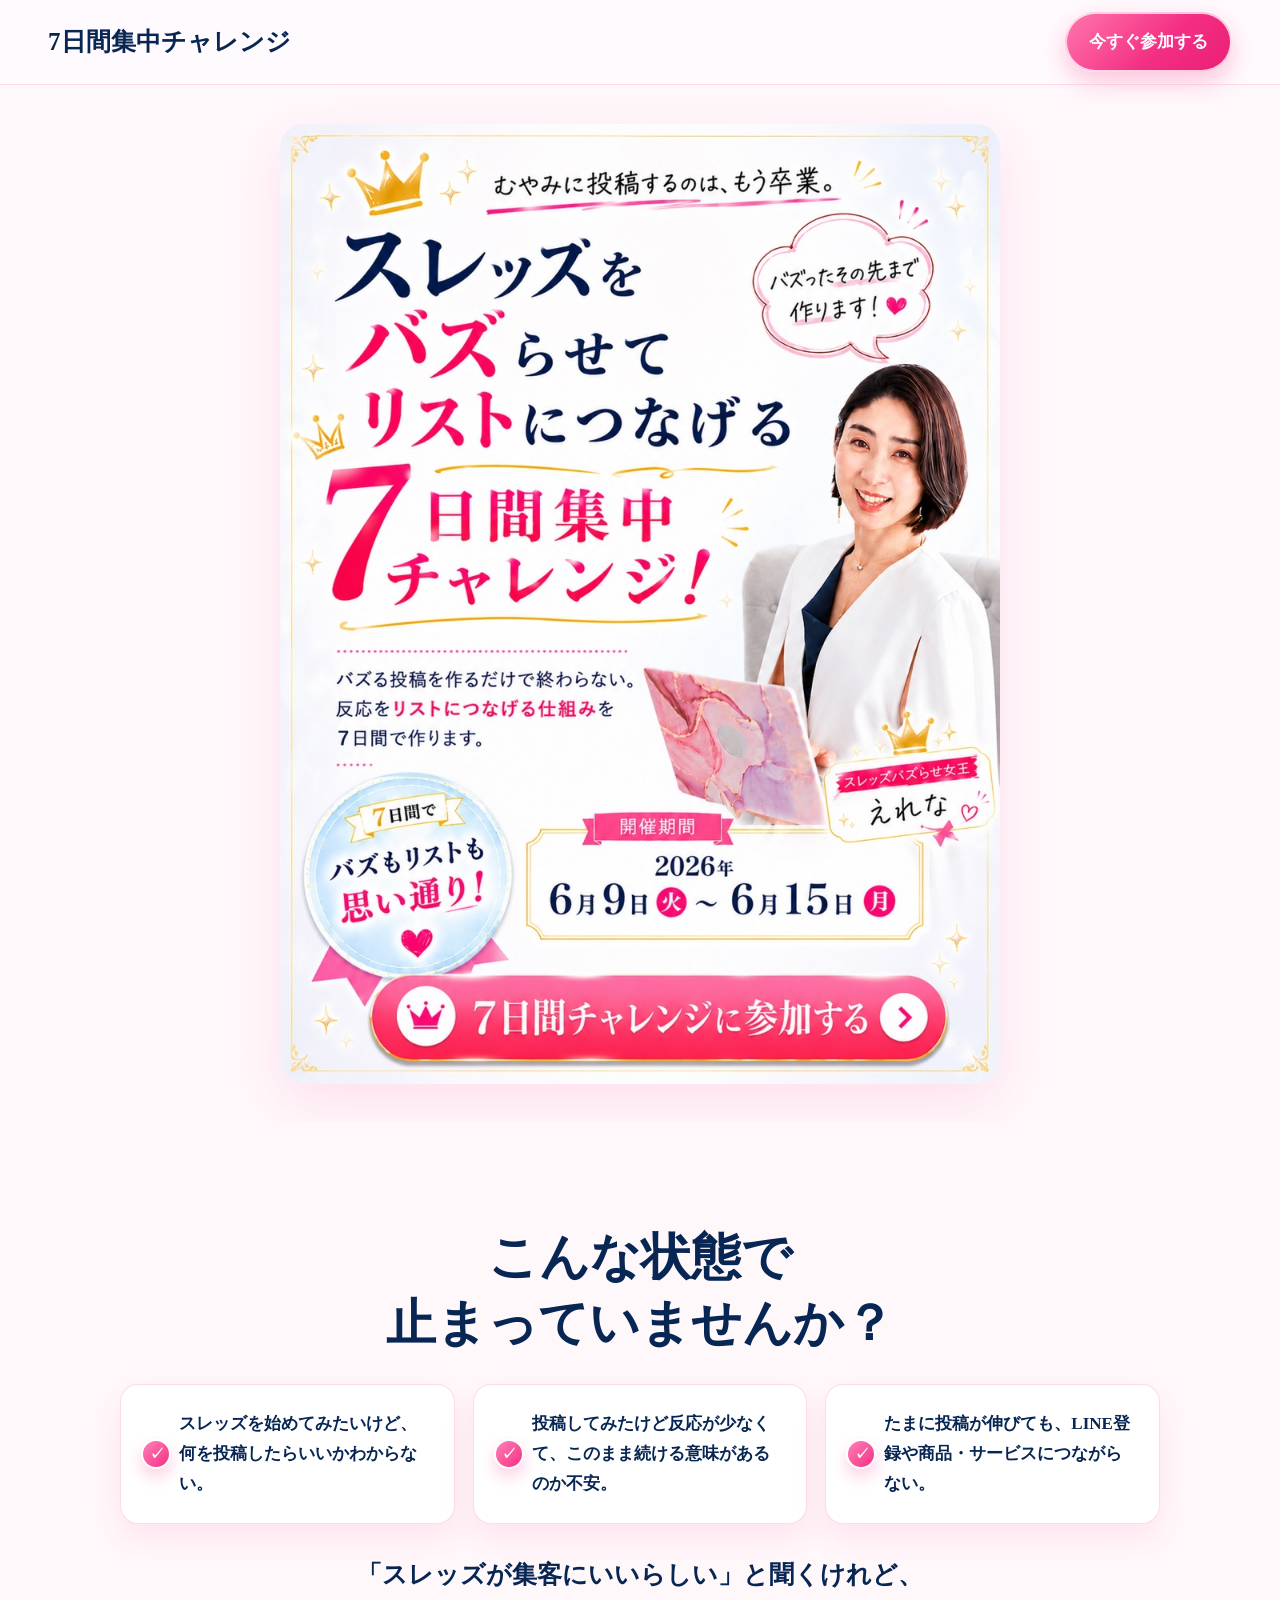
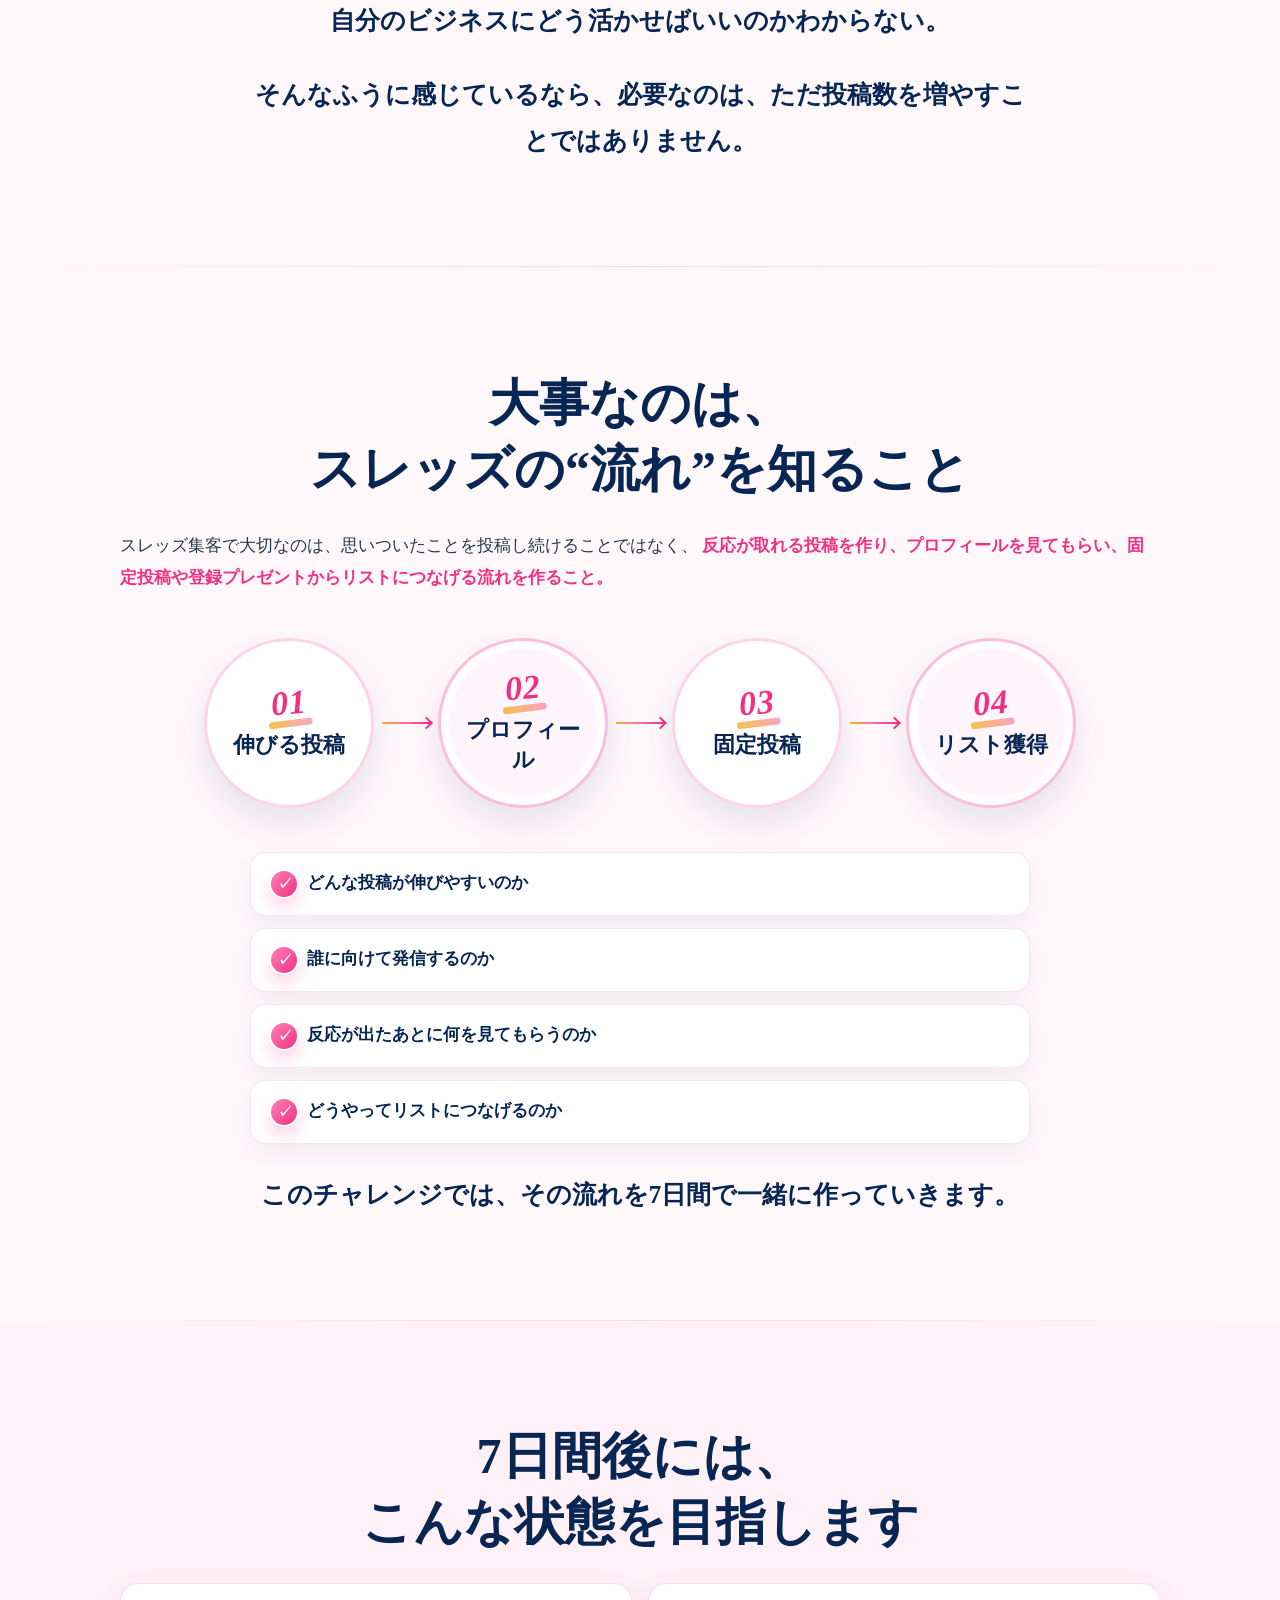
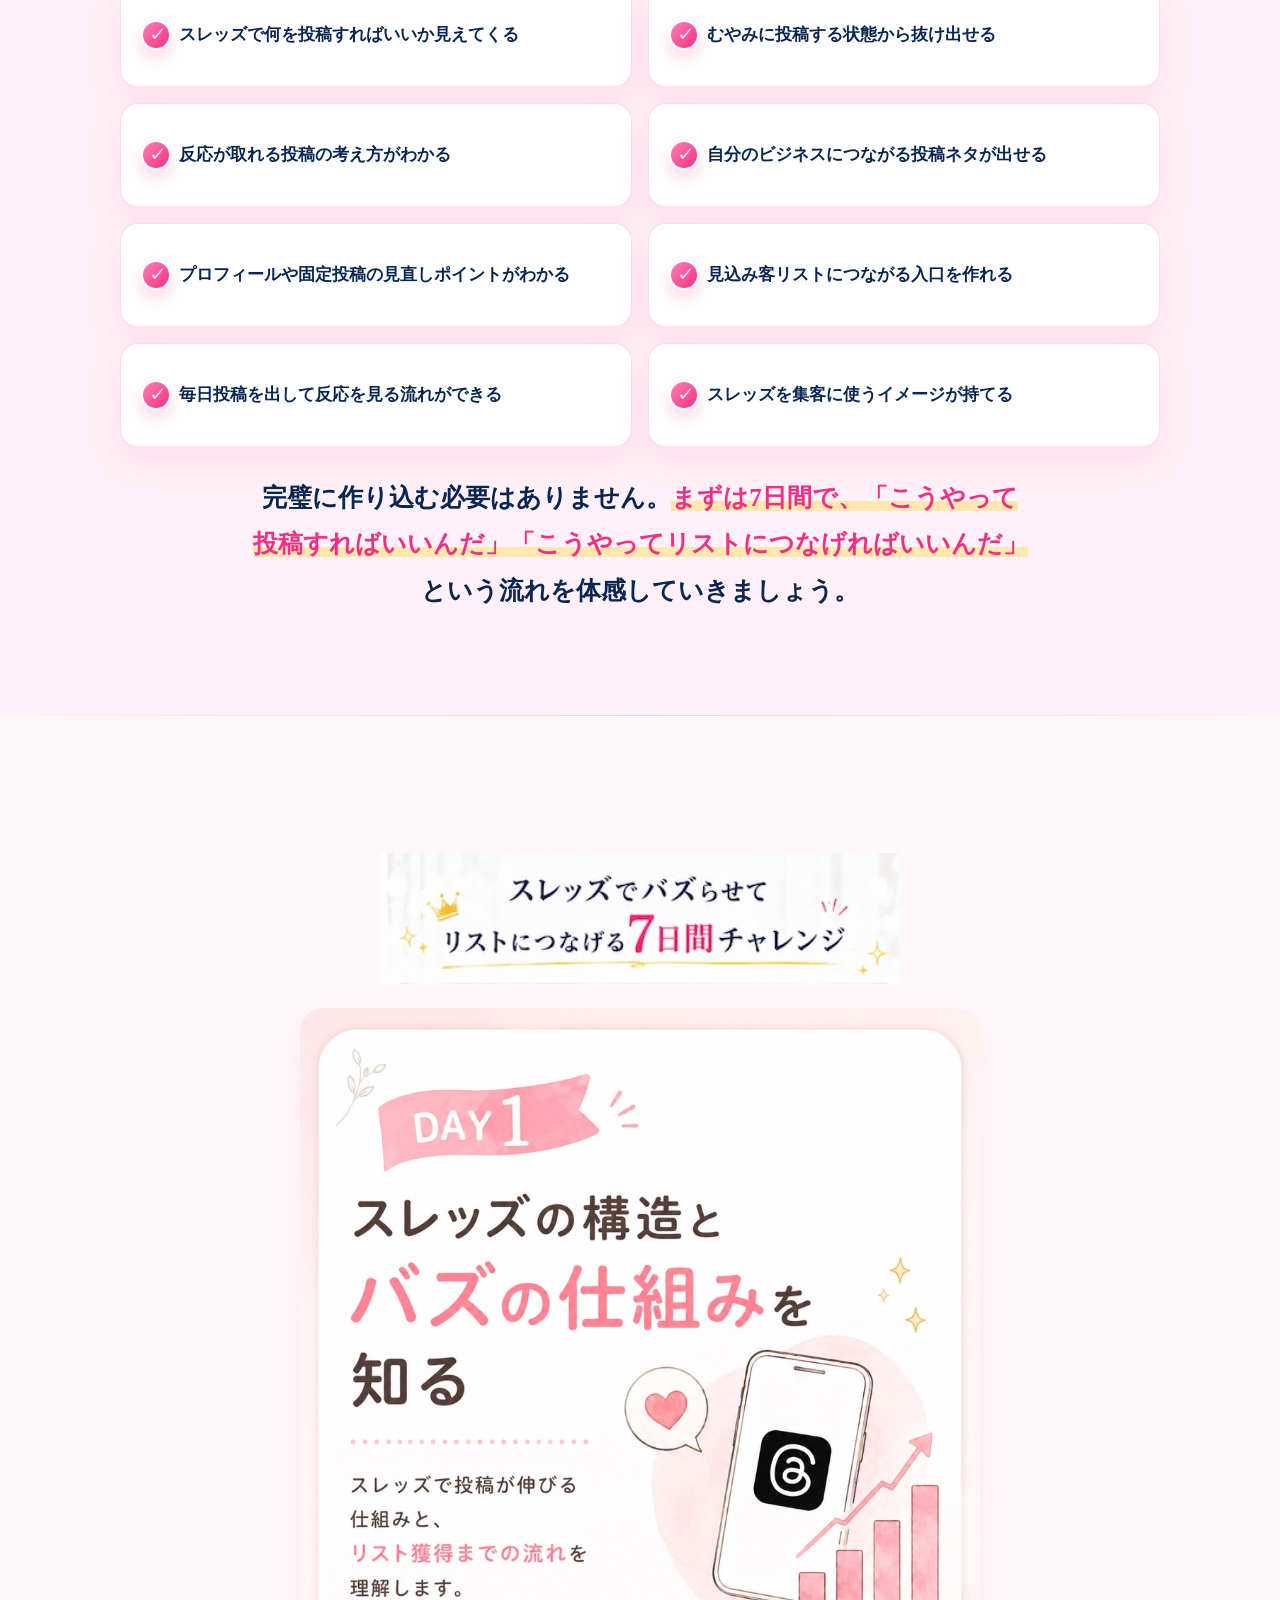
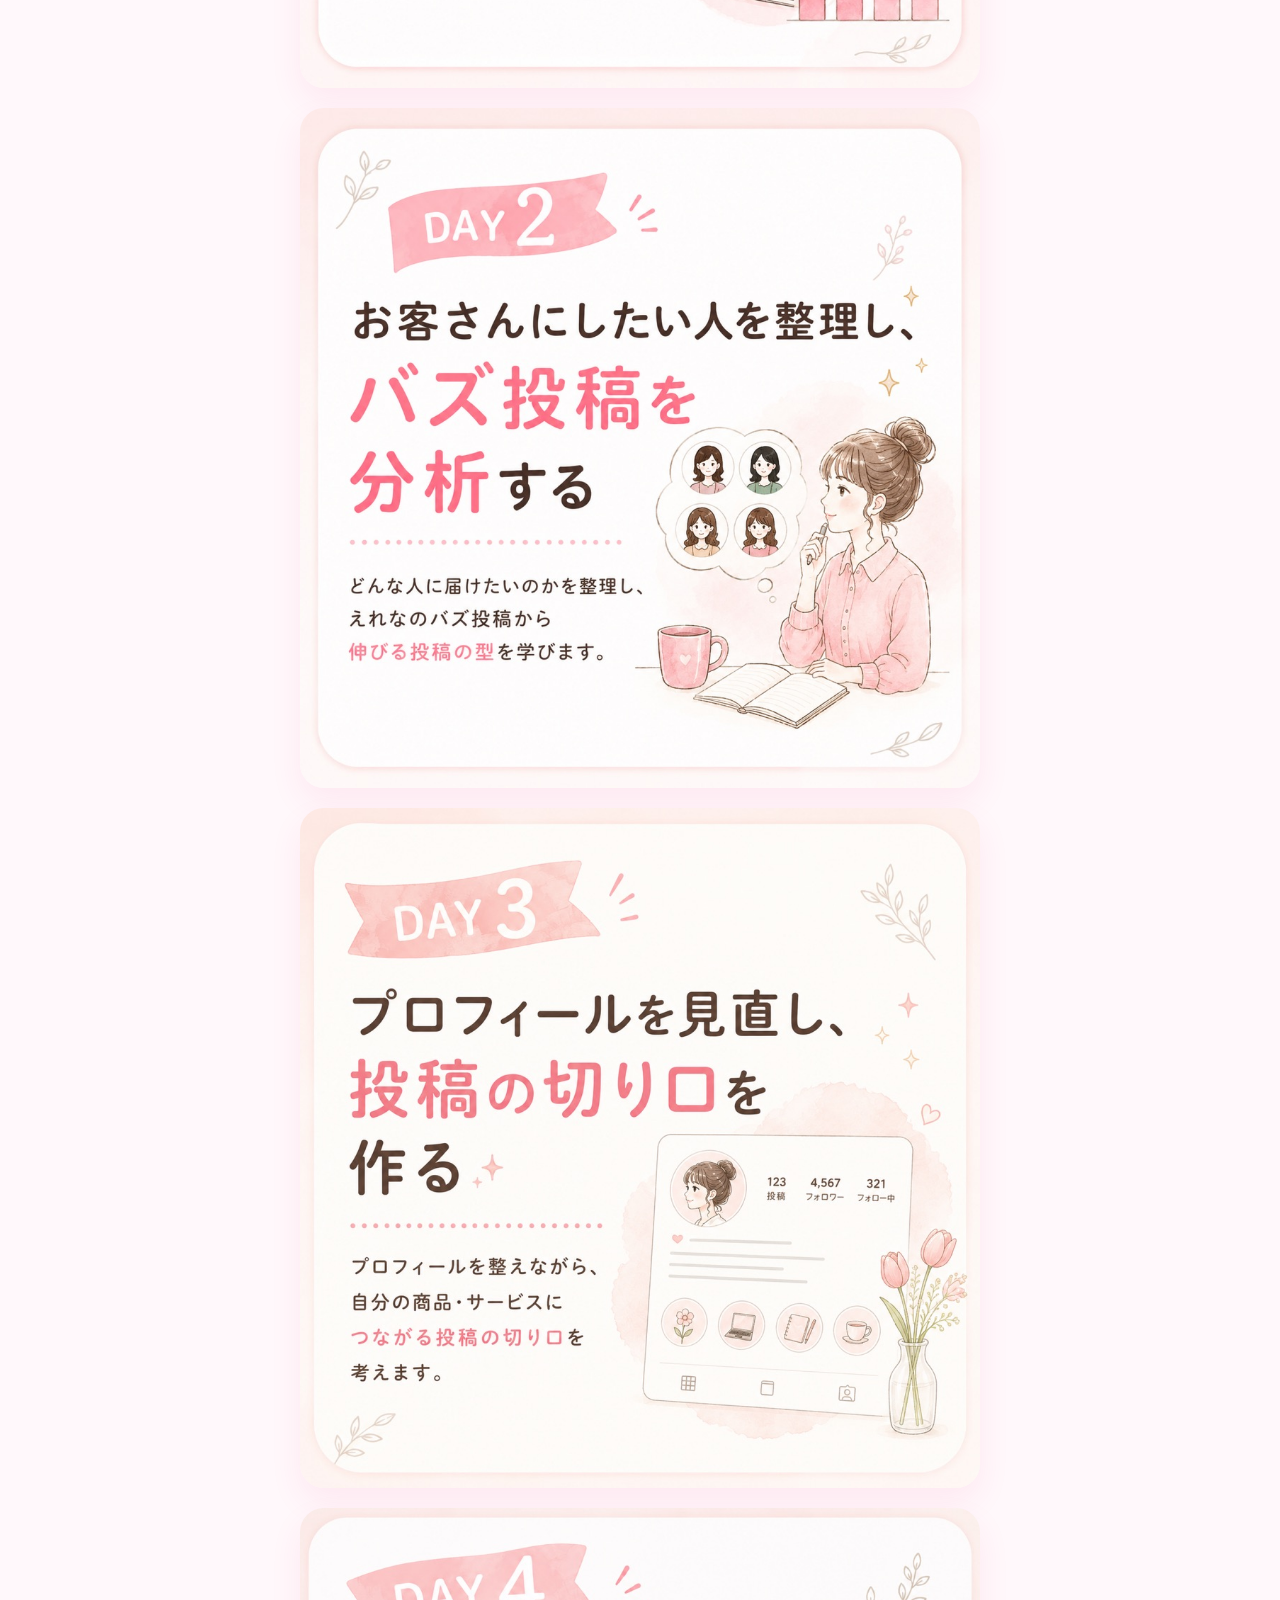
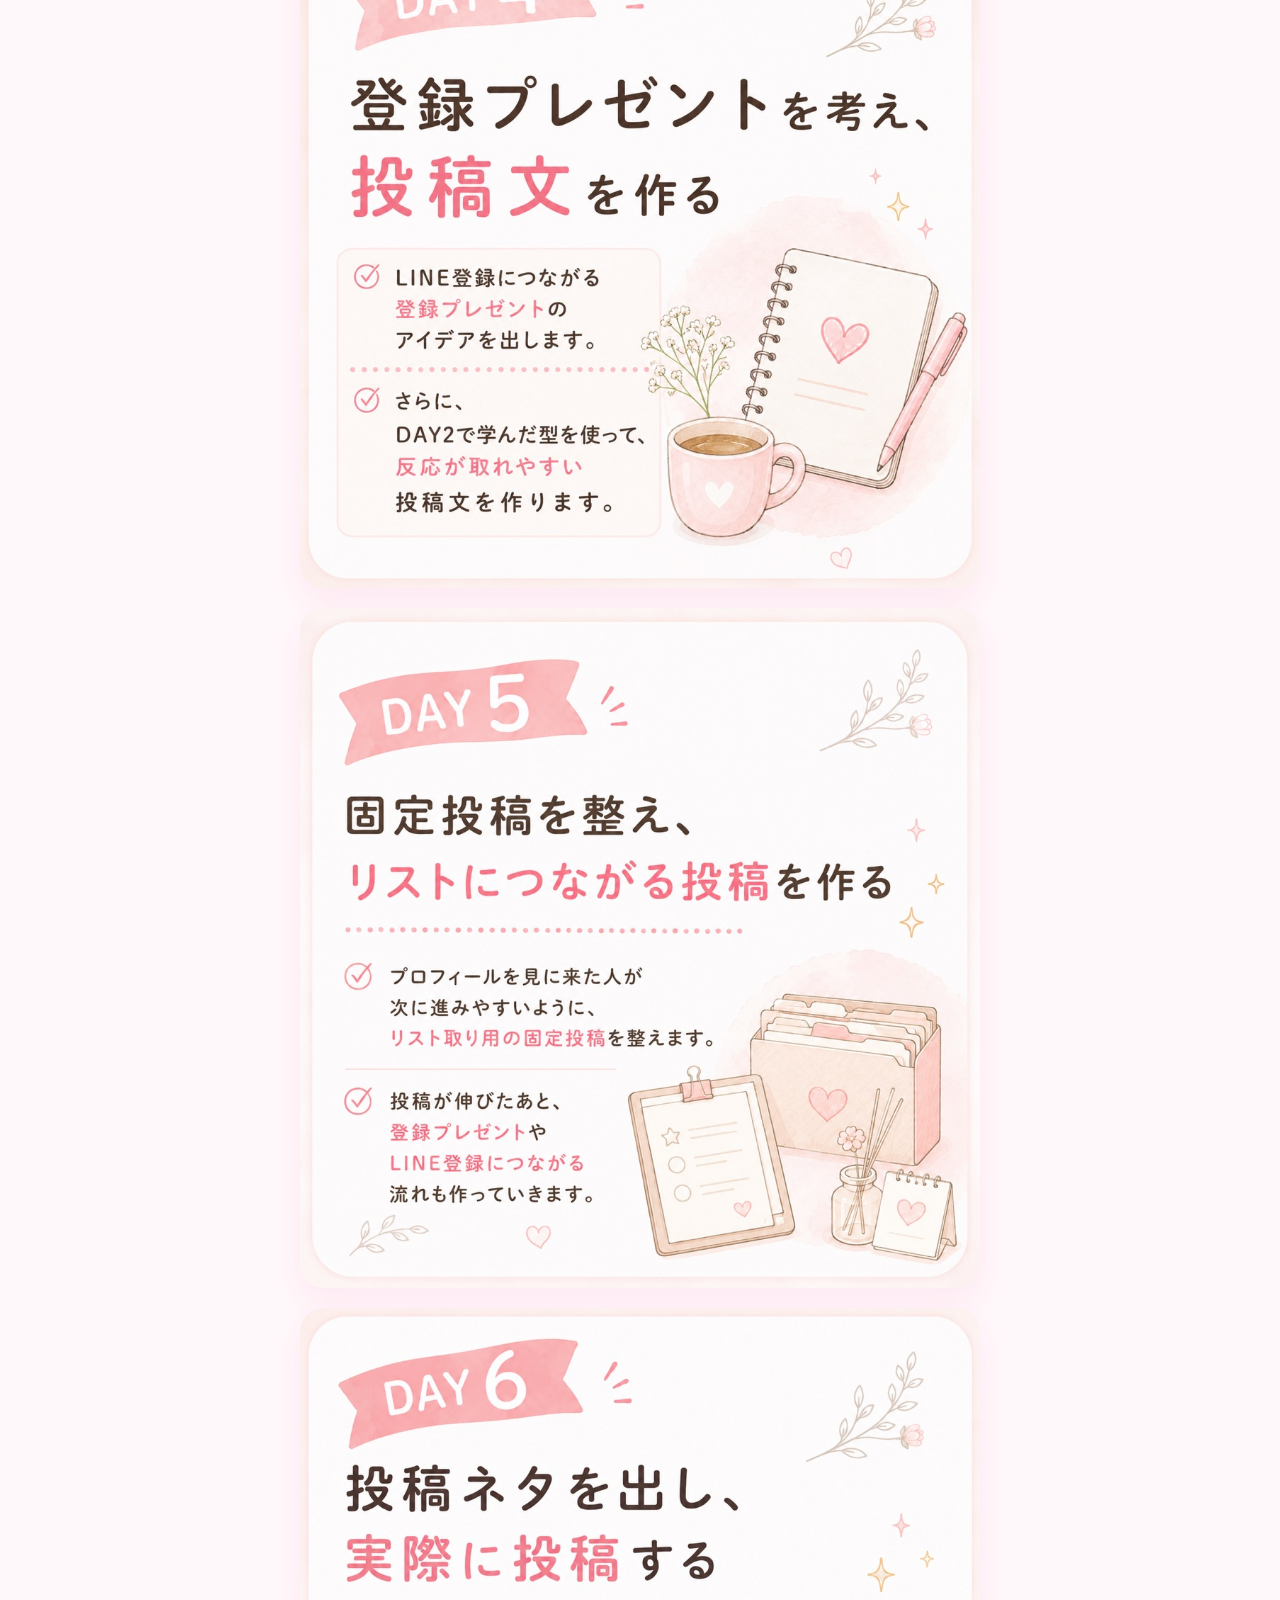
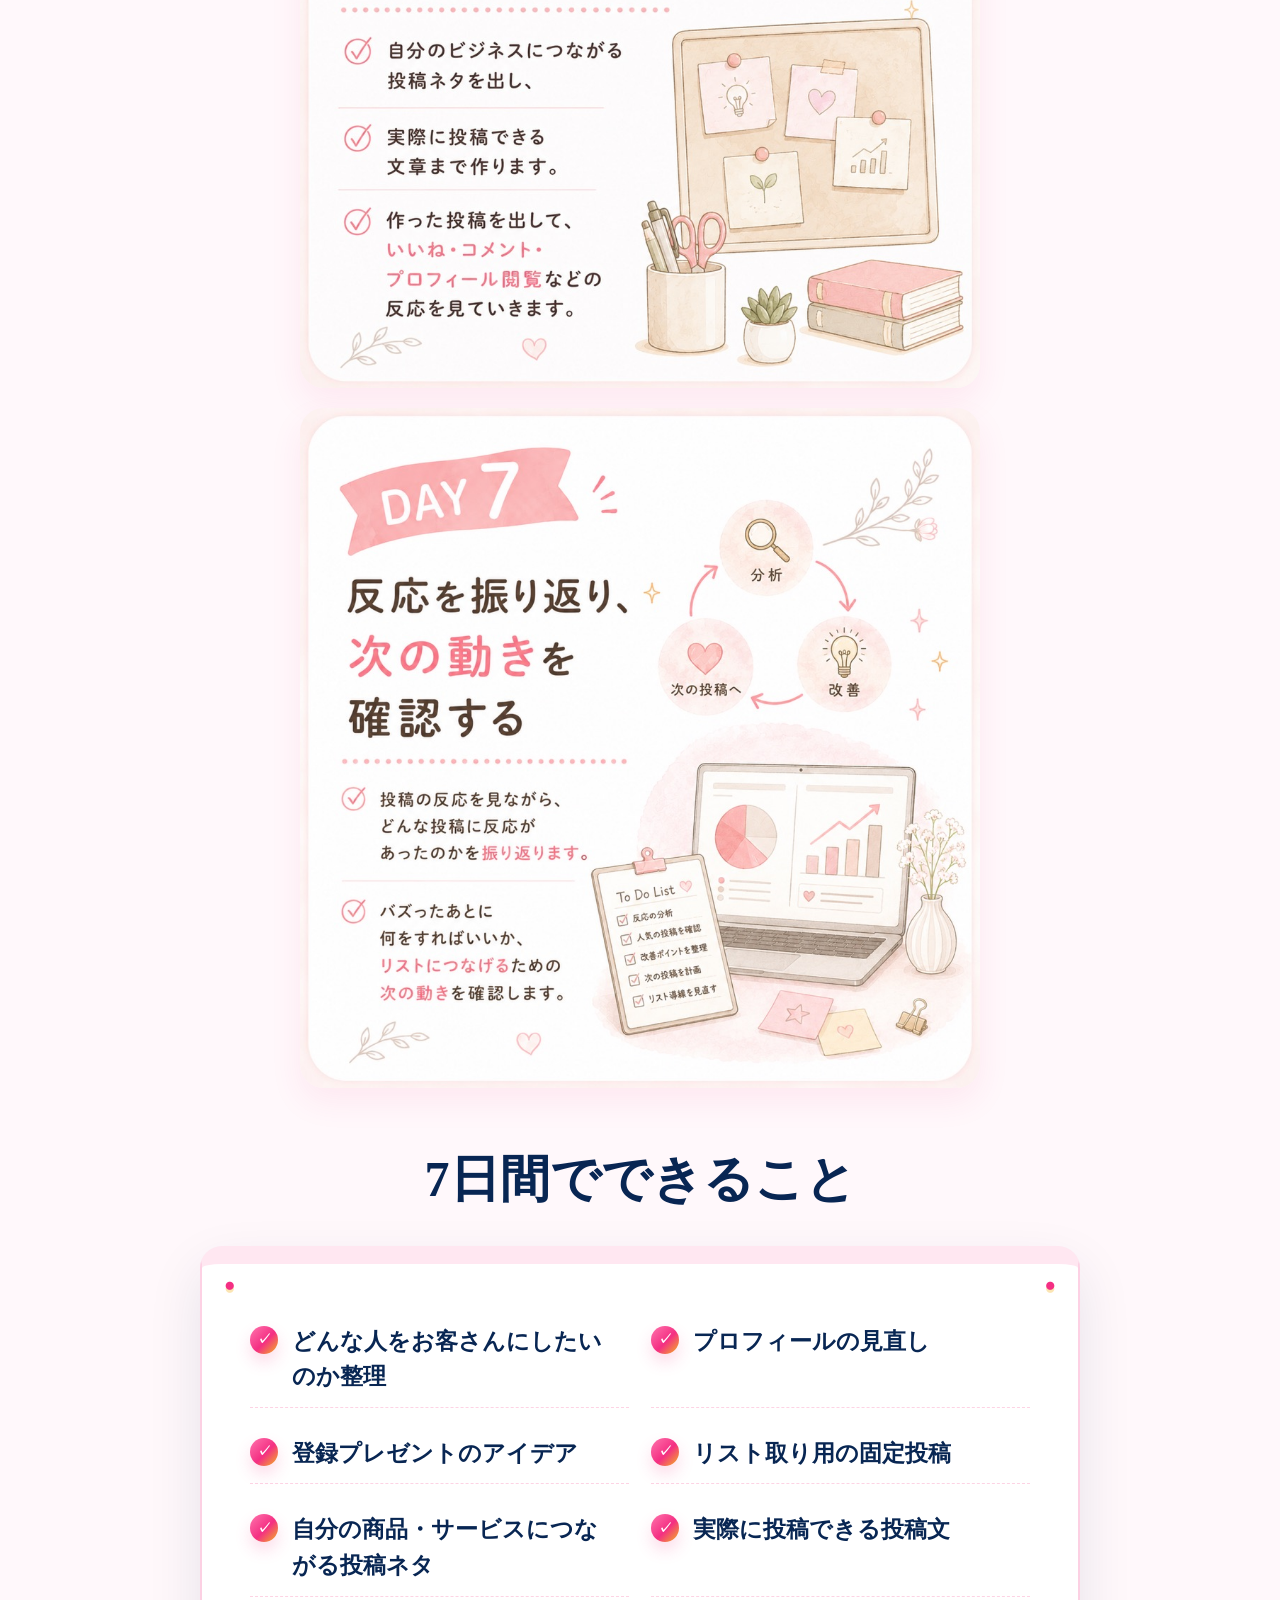
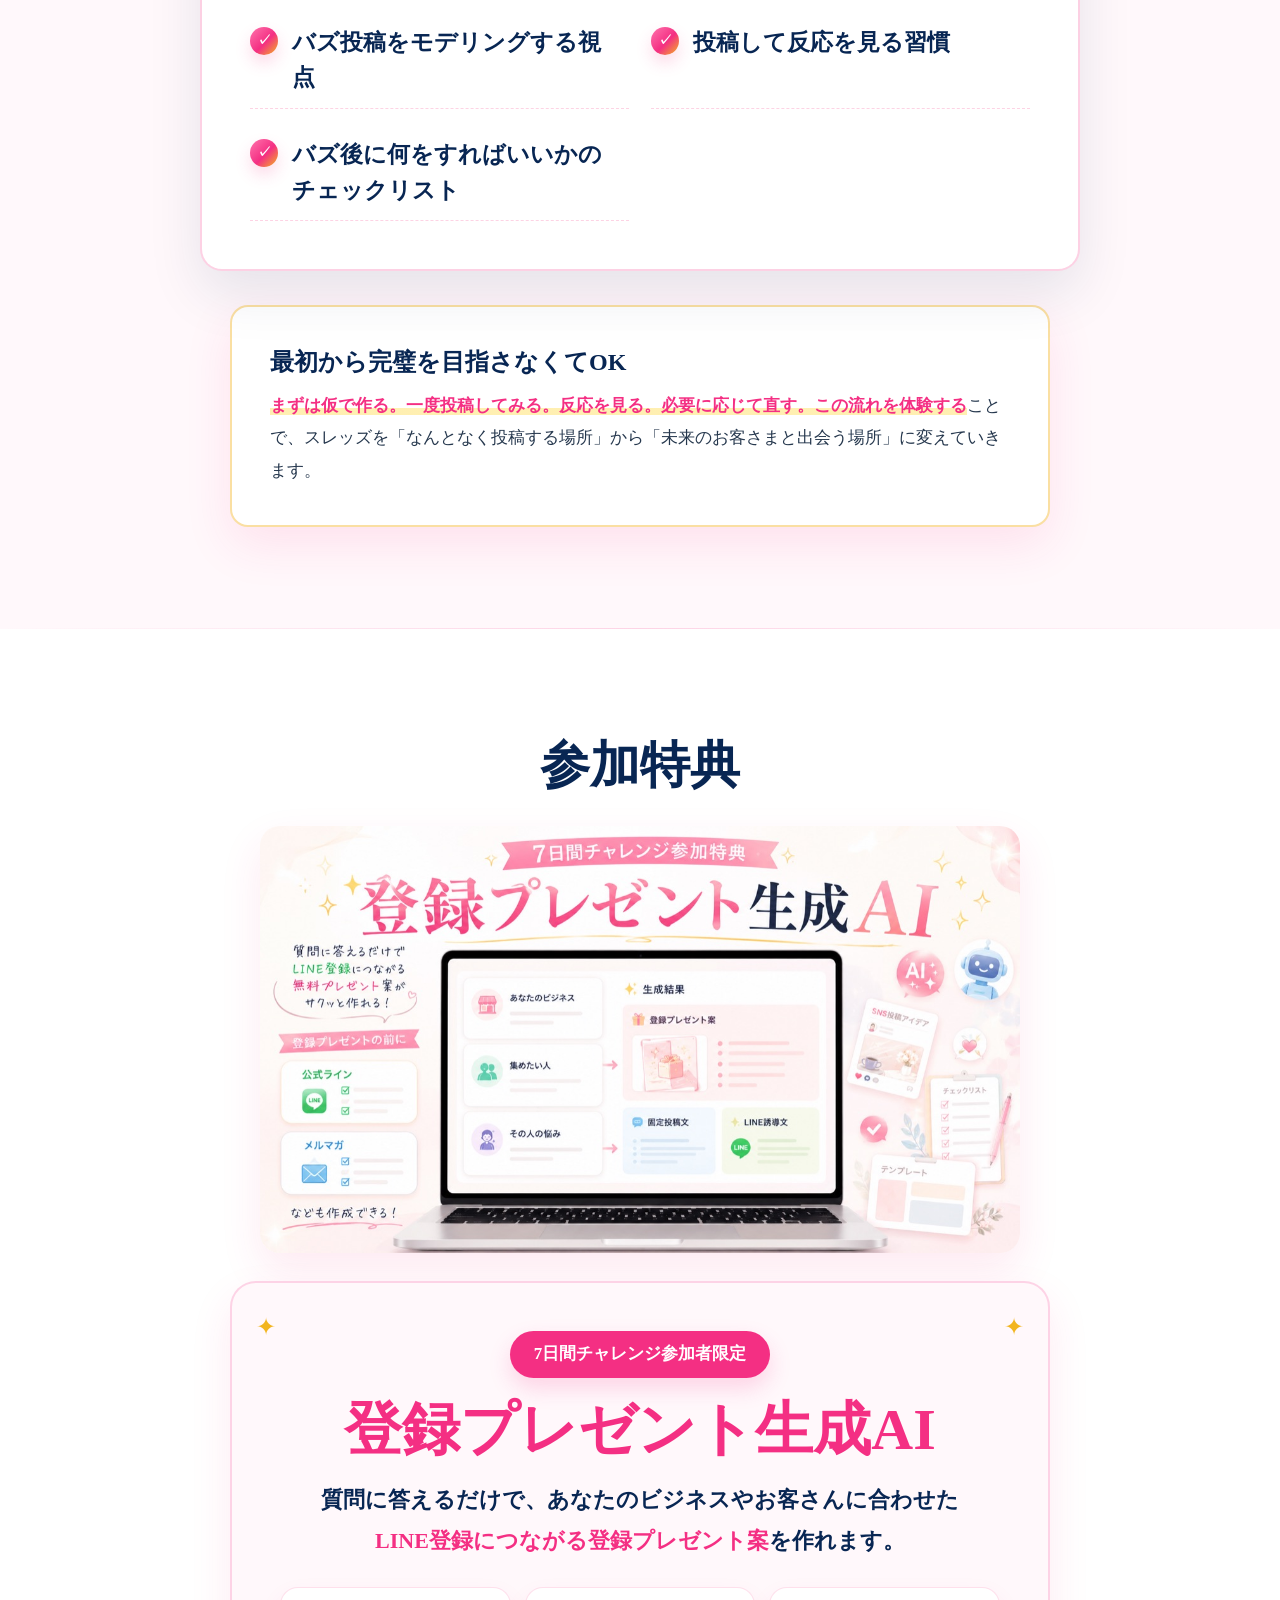
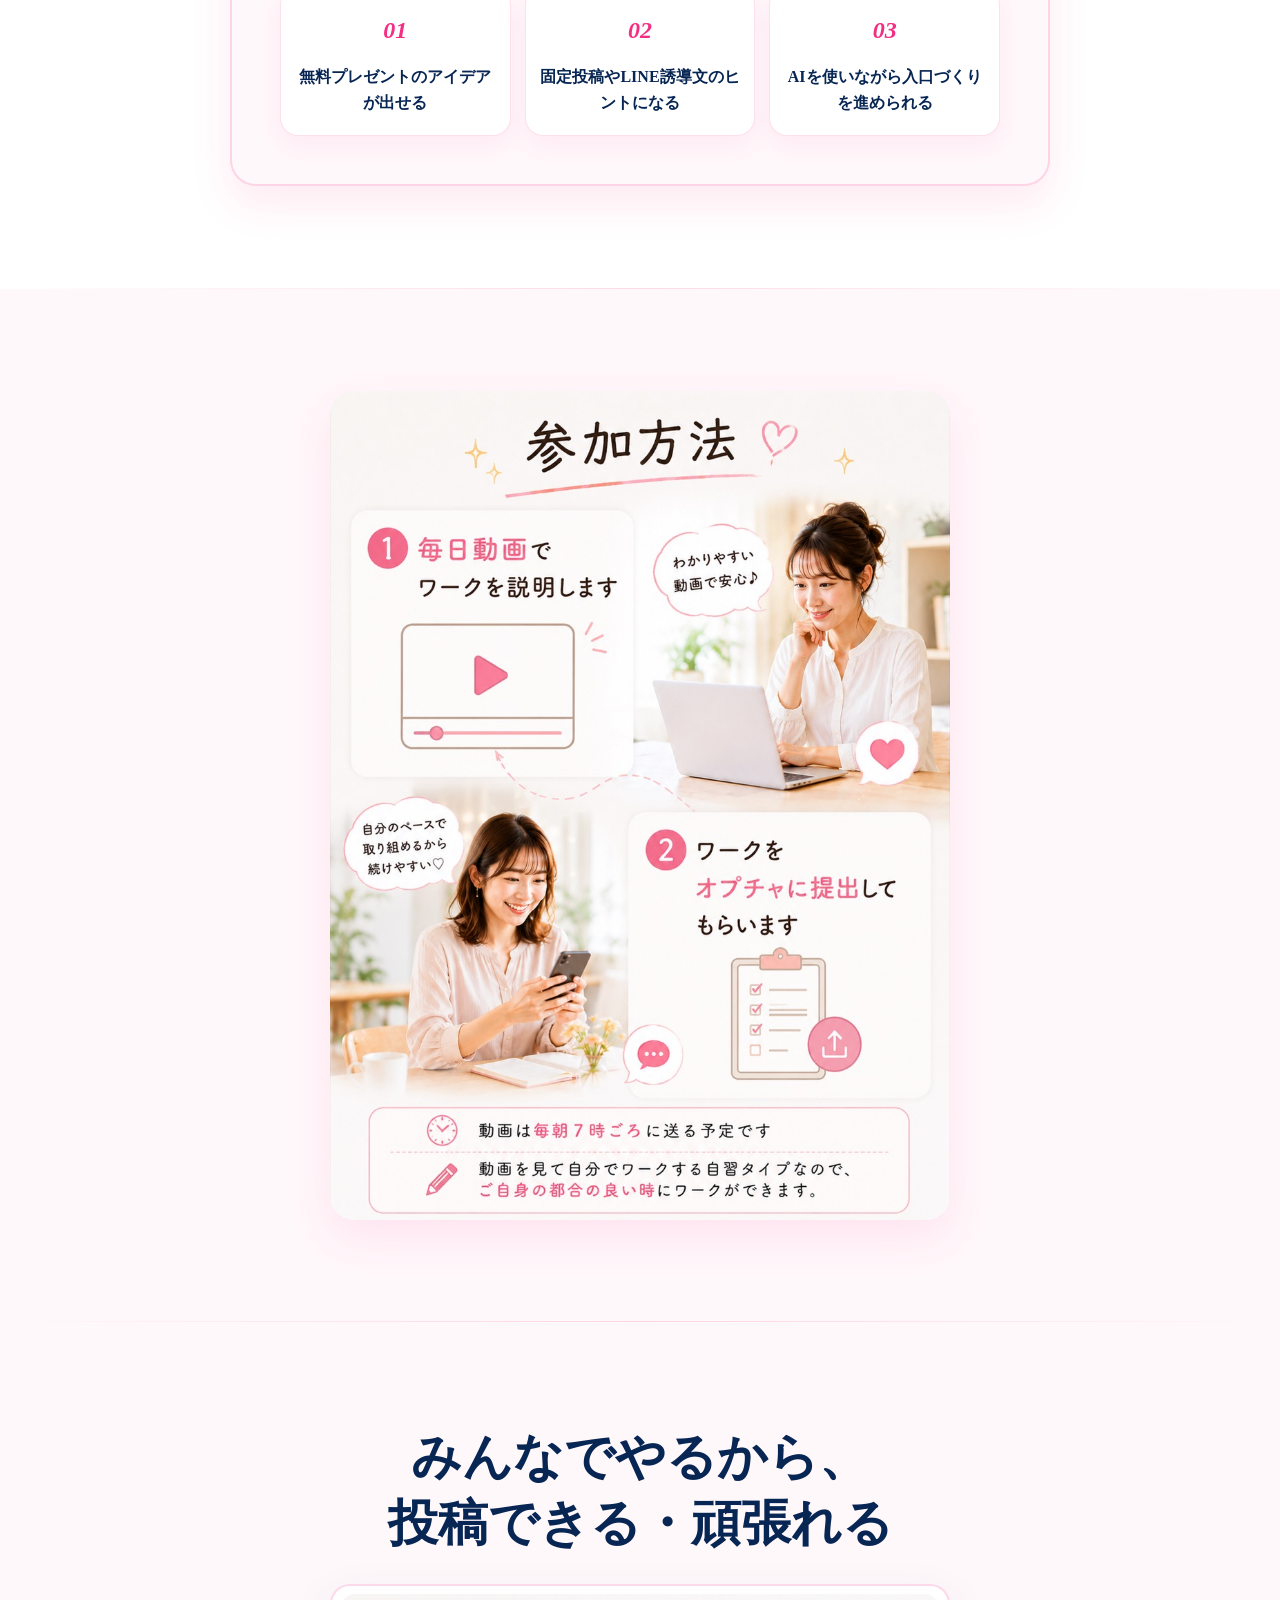
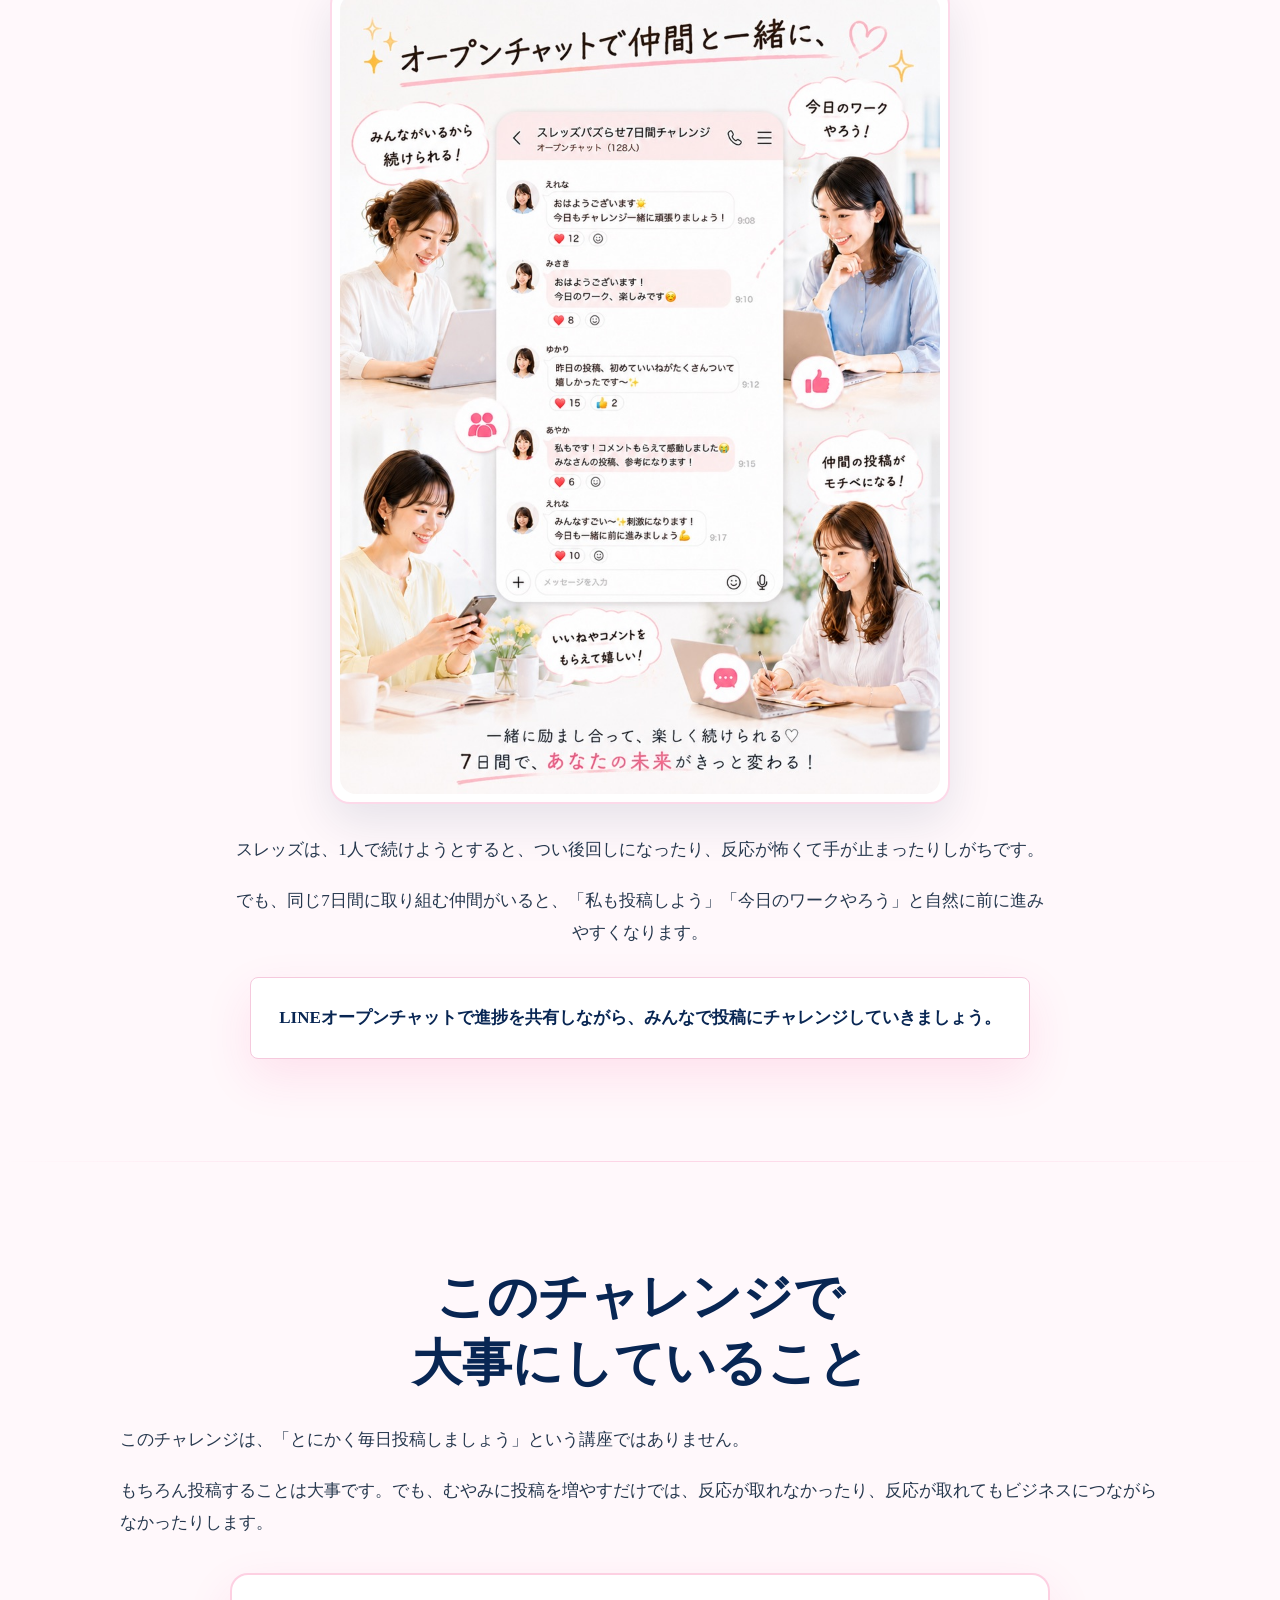
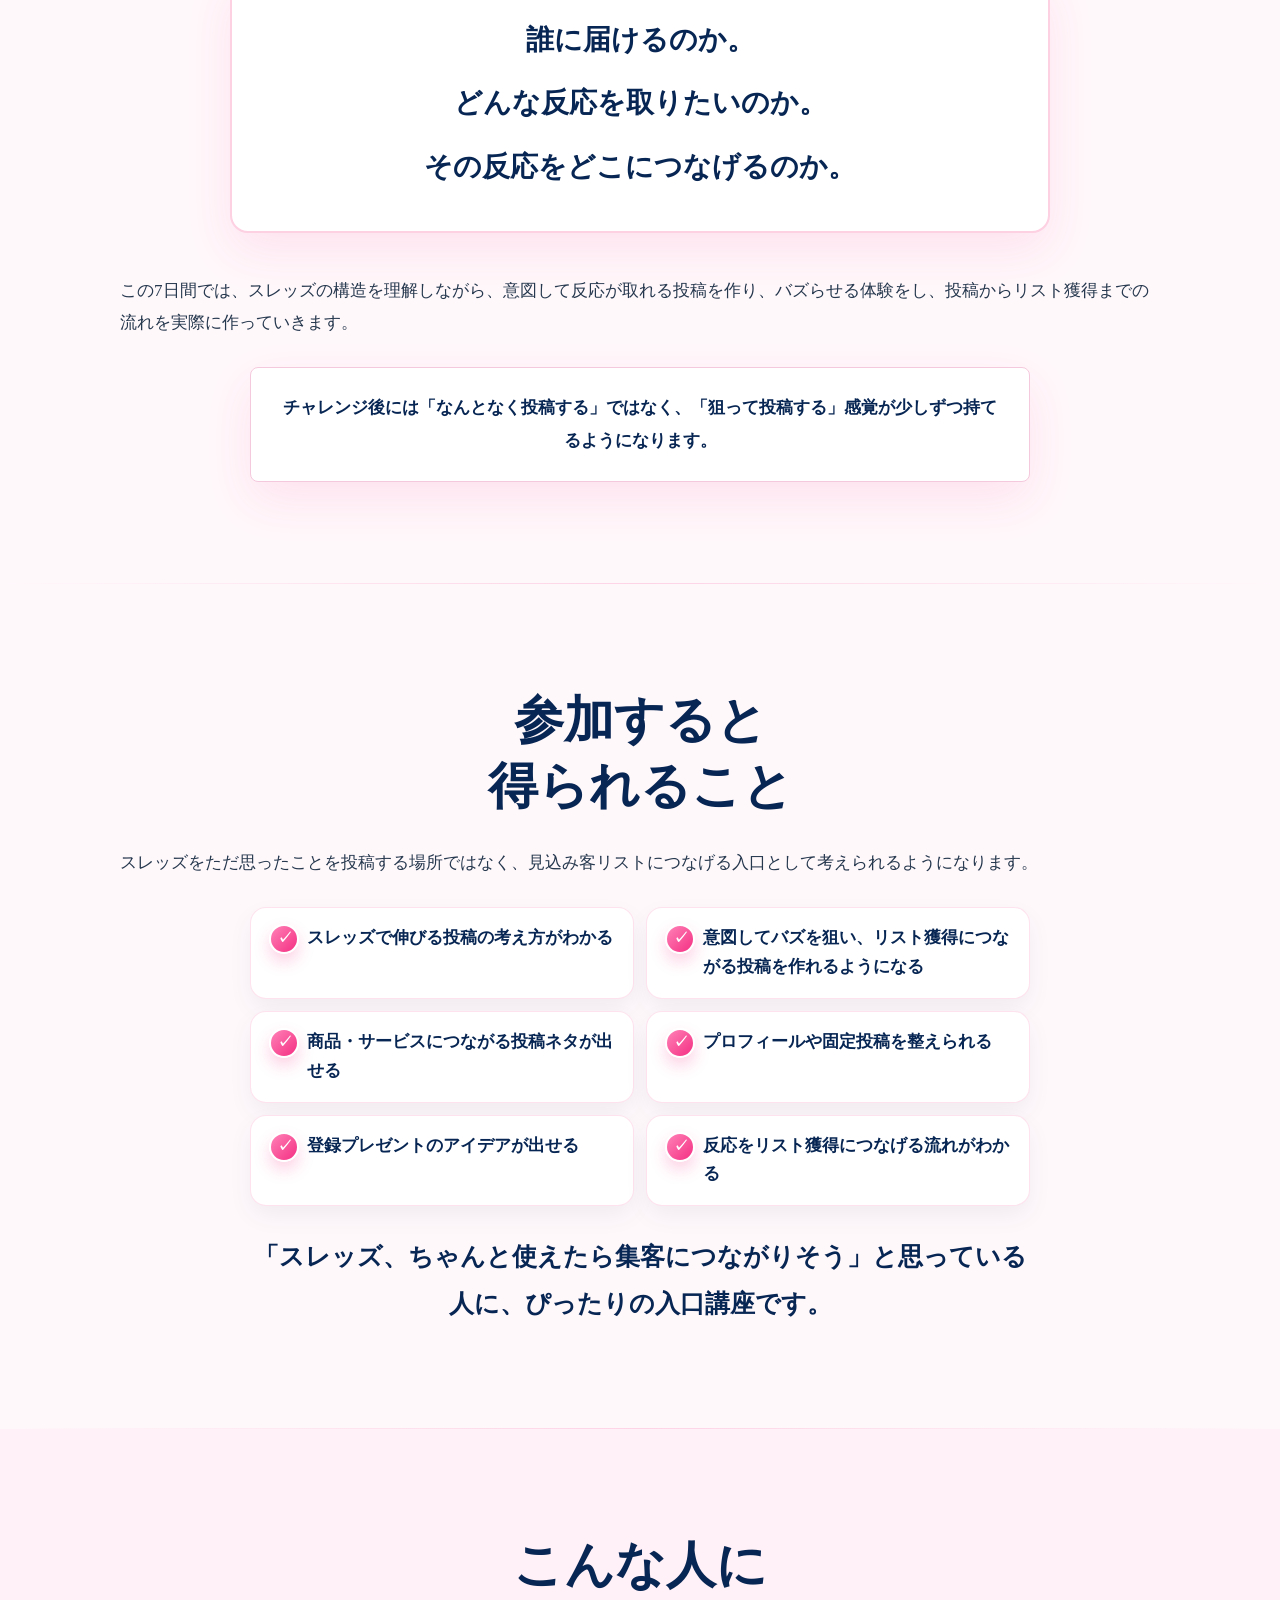
<file: index.html>
<!DOCTYPE html>
<html lang="ja">
<head>
  <meta charset="UTF-8">
  <meta name="viewport" content="width=device-width, initial-scale=1.0">
  <title>スレッズをバズらせてリストにつなげる 7日間集中チャレンジ</title>
  <meta name="description" content="スレッズの構造を理解して、意図して反応が取れる投稿を作り、その反応を見込み客リストにつなげる流れを7日間で一緒に作る集中チャレンジです。">
  <meta property="og:type" content="website">
  <meta property="og:url" content="https://threads-7days.vercel.app/">
  <meta property="og:title" content="スレッズをバズらせてリストにつなげる 7日間集中チャレンジ">
  <meta property="og:description" content="むやみに投稿するのは卒業。スレッズの構造を理解して、バズる投稿から見込み客リストにつながる流れを7日間で一緒に作ろう！">
  <meta property="og:image" content="https://threads-7days.vercel.app/ogp-hero.jpg?v=4">
  <meta property="og:image:secure_url" content="https://threads-7days.vercel.app/ogp-hero.jpg?v=4">
  <meta property="og:image:type" content="image/jpeg">
  <meta property="og:image:width" content="1200">
  <meta property="og:image:height" content="630">
  <meta property="og:image:alt" content="スレッズをバズらせてリストにつなげる7日間集中チャレンジ">
  <meta property="og:site_name" content="7日間集中チャレンジ">
  <meta name="twitter:card" content="summary_large_image">
  <meta name="twitter:title" content="スレッズをバズらせてリストにつなげる 7日間集中チャレンジ">
  <meta name="twitter:description" content="スレッズの構造を理解して、反応が取れる投稿からリストにつながる流れを7日間で作ります。">
  <meta name="twitter:image" content="https://threads-7days.vercel.app/ogp-hero.jpg?v=4">
  <meta name="twitter:image:alt" content="スレッズをバズらせてリストにつなげる7日間集中チャレンジ">
  <link rel="image_src" href="https://threads-7days.vercel.app/ogp-hero.jpg?v=4">
  <link rel="icon" href="assets/favicon.svg" type="image/svg+xml">
  <link rel="stylesheet" href="style.css">
</head>
<body>
  <header class="site-header">
    <a class="header-logo" href="#top">7日間集中チャレンジ</a>
    <a class="header-cta" href="https://elegante-mail.com/p/r/RhkcLpja" target="_blank" rel="noopener">今すぐ参加する</a>
  </header>

  <main id="top">
    <section class="hero" aria-label="ファーストビュー">
      <a href="https://elegante-mail.com/p/r/RhkcLpja" target="_blank" rel="noopener" aria-label="7日間チャレンジに参加する">
        <picture>
          <img src="hero.jpg" alt="スレッズをバズらせてリストにつなげる7日間集中チャレンジ" onerror="this.onerror=null;this.src='assets/hero.png';">
        </picture>
      </a>
    </section>

    <section class="section section-soft">
      <div class="container">
        <p class="eyebrow">Problem</p>
        <h1>こんな状態で<br>止まっていませんか？</h1>
        <div class="check-list">
          <p>スレッズを始めてみたいけど、何を投稿したらいいかわからない。</p>
          <p>投稿してみたけど反応が少なくて、このまま続ける意味があるのか不安。</p>
          <p>たまに投稿が伸びても、LINE登録や商品・サービスにつながらない。</p>
        </div>
        <p class="plain-closing">
          「スレッズが集客にいいらしい」と聞くけれど、<br>
          自分のビジネスにどう活かせばいいのかわからない。
        </p>
        <p class="plain-closing">
          そんなふうに感じているなら、必要なのは、ただ投稿数を増やすことではありません。
        </p>
      </div>
    </section>

    <section class="section">
      <div class="container">
        <p class="eyebrow">Flow</p>
        <h2>大事なのは、<br>スレッズの“流れ”を知ること</h2>
        <p>
          スレッズ集客で大切なのは、思いついたことを投稿し続けることではなく、
          <strong>反応が取れる投稿を作り、プロフィールを見てもらい、固定投稿や登録プレゼントからリストにつなげる流れを作ること。</strong>
        </p>
        <div class="flow" aria-label="スレッズ集客の流れ">
          <div><span>01</span>伸びる投稿</div>
          <span></span>
          <div><span>02</span>プロフィール</div>
          <span></span>
          <div><span>03</span>固定投稿</div>
          <span></span>
          <div><span>04</span>リスト獲得</div>
        </div>
        <ul class="simple-list">
          <li>どんな投稿が伸びやすいのか</li>
          <li>誰に向けて発信するのか</li>
          <li>反応が出たあとに何を見てもらうのか</li>
          <li>どうやってリストにつなげるのか</li>
        </ul>
        <p class="plain-closing">
          このチャレンジでは、その流れを7日間で一緒に作っていきます。
        </p>
      </div>
    </section>

    <section class="section section-blue">
      <div class="container">
        <p class="eyebrow">Goal</p>
        <h2>7日間後には、<br>こんな状態を目指します</h2>
        <div class="card-grid">
          <div class="card">スレッズで何を投稿すればいいか見えてくる</div>
          <div class="card">むやみに投稿する状態から抜け出せる</div>
          <div class="card">反応が取れる投稿の考え方がわかる</div>
          <div class="card">自分のビジネスにつながる投稿ネタが出せる</div>
          <div class="card">プロフィールや固定投稿の見直しポイントがわかる</div>
          <div class="card">見込み客リストにつながる入口を作れる</div>
          <div class="card">毎日投稿を出して反応を見る流れができる</div>
          <div class="card">スレッズを集客に使うイメージが持てる</div>
        </div>
        <p class="plain-closing">
          完璧に作り込む必要はありません。<span class="accent-text">まずは7日間で、「こうやって投稿すればいいんだ」「こうやってリストにつなげればいいんだ」</span>という流れを体感していきましょう。
        </p>
      </div>
    </section>

    <section class="section section-soft">
      <div class="container">
        <p class="eyebrow">Output</p>
        <div class="days-image days-split" aria-label="スレッズでバズらせてリストにつなげる7日間チャレンジの内容">
          <img class="days-heading-img" src="days-heading.jpg" alt="スレッズでバズらせてリストにつなげる7日間チャレンジ" loading="lazy">
          <img class="day-card-img" src="day-01.jpg" alt="DAY1 スレッズの構造とバズの仕組みを知る" loading="lazy" onerror="this.onerror=null;this.src='assets/day-01.png';">
          <img class="day-card-img" src="day-02.jpg" alt="DAY2 お客さんにしたい人を整理し、バズ投稿を分析する" loading="lazy" onerror="this.onerror=null;this.src='assets/day-02.png';">
          <img class="day-card-img" src="day-03.jpg" alt="DAY3 プロフィールを見直し、投稿の切り口を作る" loading="lazy" onerror="this.onerror=null;this.src='assets/day-03.png';">
          <img class="day-card-img" src="day-04.jpg" alt="DAY4 登録プレゼントを考え、投稿文を作る" loading="lazy" onerror="this.onerror=null;this.src='assets/day-04.png';">
          <img class="day-card-img" src="day-05.jpg" alt="DAY5 固定投稿を整え、リストにつながる投稿を作る" loading="lazy" onerror="this.onerror=null;this.src='assets/day-05.png';">
          <img class="day-card-img" src="day-06.jpg" alt="DAY6 投稿ネタを出し、実際に投稿する" loading="lazy" onerror="this.onerror=null;this.src='assets/day-06.png';">
          <img class="day-card-img" src="day-07.jpg" alt="DAY7 反応を振り返り、次の動きを確認する" loading="lazy" onerror="this.onerror=null;this.src='assets/day-07.png';">
        </div>

        <h2 class="sub-heading">7日間でできること</h2>
        <div class="board-list">
          <ul>
            <li>どんな人をお客さんにしたいのか整理</li>
            <li>プロフィールの見直し</li>
            <li>登録プレゼントのアイデア</li>
            <li>リスト取り用の固定投稿</li>
            <li>自分の商品・サービスにつながる投稿ネタ</li>
            <li>実際に投稿できる投稿文</li>
            <li>バズ投稿をモデリングする視点</li>
            <li>投稿して反応を見る習慣</li>
            <li>バズ後に何をすればいいかのチェックリスト</li>
          </ul>
        </div>
        <div class="note-box">
          <h3>最初から完璧を目指さなくてOK</h3>
          <p><span class="accent-text">まずは仮で作る。一度投稿してみる。反応を見る。必要に応じて直す。この流れを体験する</span>ことで、スレッズを「なんとなく投稿する場所」から「未来のお客さまと出会う場所」に変えていきます。</p>
        </div>
      </div>
    </section>

    <section class="section bonus-section">
      <div class="container">
        <h2>参加特典</h2>
        <div class="bonus-image">
          <img src="bonus.jpg" alt="7日間チャレンジ参加特典 登録プレゼント生成AI" loading="lazy" onerror="this.onerror=null;this.src='assets/bonus.png';">
        </div>
        <div class="bonus-text">
          <p class="bonus-ribbon">7日間チャレンジ参加者限定</p>
          <h3>登録プレゼント生成AI</h3>
          <p class="bonus-lead">
            質問に答えるだけで、あなたのビジネスやお客さんに合わせた<br>
            <strong>LINE登録につながる登録プレゼント案</strong>を作れます。
          </p>
          <div class="bonus-points">
            <div>
              <span>01</span>
              <p>無料プレゼントのアイデアが出せる</p>
            </div>
            <div>
              <span>02</span>
              <p>固定投稿やLINE誘導文のヒントになる</p>
            </div>
            <div>
              <span>03</span>
              <p>AIを使いながら入口づくりを進められる</p>
            </div>
          </div>
        </div>
      </div>
    </section>

    <section class="section join-section">
      <div class="container narrow">
        <div class="join-method-image">
          <img src="join-method.jpg" alt="参加方法 毎日動画でワークを説明し、ワークをオープンチャットに提出します" loading="lazy">
        </div>
      </div>
    </section>

    <section class="section community">
      <div class="container narrow">
        <p class="eyebrow">Community</p>
        <h2>みんなでやるから、<br>投稿できる・頑張れる</h2>
        <div class="opchat-photo">
          <img src="opchat.jpg" alt="オープンチャットで仲間と一緒にチャレンジするイメージ" loading="lazy" onerror="this.onerror=null;this.src='assets/opchat.png';">
        </div>
        <p>
          スレッズは、1人で続けようとすると、つい後回しになったり、反応が怖くて手が止まったりしがちです。
        </p>
        <p>
          でも、同じ7日間に取り組む仲間がいると、「私も投稿しよう」「今日のワークやろう」と自然に前に進みやすくなります。
        </p>
        <p class="message">
          LINEオープンチャットで進捗を共有しながら、みんなで投稿にチャレンジしていきましょう。
        </p>
      </div>
    </section>

    <section class="section section-pink">
      <div class="container">
        <p class="eyebrow">Policy</p>
        <h2>このチャレンジで<br>大事にしていること</h2>
        <p>
          このチャレンジは、「とにかく毎日投稿しましょう」という講座ではありません。
        </p>
        <p>
          もちろん投稿することは大事です。でも、むやみに投稿を増やすだけでは、反応が取れなかったり、反応が取れてもビジネスにつながらなかったりします。
        </p>
        <div class="point-box">
          <p>誰に届けるのか。</p>
          <p>どんな反応を取りたいのか。</p>
          <p>その反応をどこにつなげるのか。</p>
        </div>
        <p class="after-point-text">
          この7日間では、スレッズの構造を理解しながら、意図して反応が取れる投稿を作り、バズらせる体験をし、投稿からリスト獲得までの流れを実際に作っていきます。
        </p>
        <p class="message">
          チャレンジ後には「なんとなく投稿する」ではなく、「狙って投稿する」感覚が少しずつ持てるようになります。
        </p>
      </div>
    </section>

    <section class="section">
      <div class="container">
        <p class="eyebrow">Benefit</p>
        <h2>参加すると<br>得られること</h2>
        <p>
          スレッズをただ思ったことを投稿する場所ではなく、見込み客リストにつなげる入口として考えられるようになります。
        </p>
        <ul class="benefit-list">
          <li>スレッズで伸びる投稿の考え方がわかる</li>
          <li>意図してバズを狙い、リスト獲得につながる投稿を作れるようになる</li>
          <li>商品・サービスにつながる投稿ネタが出せる</li>
          <li>プロフィールや固定投稿を整えられる</li>
          <li>登録プレゼントのアイデアが出せる</li>
          <li>反応をリスト獲得につなげる流れがわかる</li>
        </ul>
        <p class="plain-closing">
          「スレッズ、ちゃんと使えたら集客につながりそう」と思っている人に、ぴったりの入口講座です。
        </p>
      </div>
    </section>

    <section class="section section-blue">
      <div class="container">
        <p class="eyebrow">For You</p>
        <h2>こんな人に<br>おすすめです</h2>
        <div class="recommend-grid">
          <div>スレッズを始めてみたいけど、何を投稿したらいいかわからない方</div>
          <div>投稿しているけど、反応が少なくて不安な方</div>
          <div>スレッズを自分の商品・講座・サービスにつなげたい方</div>
          <div>投稿ネタや投稿文を一緒に作って、実際に投稿してみたい方</div>
          <div>見込み客リストにつながる流れを作りたい方</div>
          <div>7日間、みんなと一緒に集中して取り組みたい方</div>
        </div>
        <p class="plain-closing">
          講師、コンサル、教室、サロン運営、個人事業主の方におすすめです。
        </p>
      </div>
    </section>

    <section class="section not-for">
      <div class="container">
        <p class="eyebrow">Not For</p>
        <h2>こんな人には<br>おすすめしません</h2>
        <ul class="not-list">
          <li>
            オンライン秘書など、クライアントワークを中心に活動している方
            <small>今回の内容は、自分の商品・講座・サービスを持っているホルダーさん向けです。</small>
          </li>
          <li>Instagramアカウントの作成からサポートしてほしい方</li>
          <li>参加するだけで成果が出ると思っている方</li>
          <li>すでにInstagramやスレッズから十分なリストが取れている方</li>
          <li>すぐに売上やLINE登録が増える保証を求めている方</li>
          <li>
            グルコンや個別添削など、手取り足取りのサポートを期待している方
            <small>しっかり伴走してほしい方には、別講座をおすすめしています。</small>
          </li>
        </ul>
        <p class="plain-note">
          スレッズにまだ1投稿もしていなくても大丈夫です。ただし、アカウントを作成の上ご参加ください。
        </p>
      </div>
    </section>

    <section class="section">
      <div class="container">
        <p class="eyebrow">Information</p>
        <h2>開催概要</h2>
        <div class="info-panel">
          <div class="info-panel-head">
            <p>期間</p>
            <strong>7日間</strong>
            <span>2026年6月9日（火）〜6月15日（月）</span>
          </div>
          <dl class="info-list">
            <div><dt>動画教材</dt><dd>毎日5〜10分前後の短い動画でワークを説明</dd></div>
            <div><dt>ワーク</dt><dd>毎日みんなで楽しみながら提出</dd></div>
            <div><dt>交流・提出場所</dt><dd>LINEオープンチャット</dd></div>
          </dl>
        </div>
      </div>
    </section>

    <section class="section price" id="entry">
      <div class="container narrow">
        <p class="eyebrow">Price</p>
        <div class="price-box">
          <img class="price-heading-img" src="assets/price-heading.png" alt="スレッズでバズらせてリストにつなげる7日間チャレンジ">
          <p class="price-main">9,980<span>円</span><small>（税込）</small></p>
          <a class="big-cta" href="https://elegante-mail.com/p/r/RhkcLpja" target="_blank" rel="noopener">7日間チャレンジに参加する</a>
        </div>
      </div>
    </section>

    <section class="section final-section">
      <div class="container narrow">
        <div class="final-photo">
          <img src="final-photo-optimized.jpg" alt="スレッズチャレンジを進めるえれな" loading="lazy" onerror="this.onerror=null;this.src='assets/final-photo.png';">
        </div>
        <h2>スレッズを、<br>ただ投稿するだけで終わらせない。</h2>
        <p>
          むやみに投稿する状態を抜け出して、意図して反応が取れる投稿を作り、その反応を見込み客リストにつなげる流れを作っていきましょう。
        </p>
        <p class="final-title">スレッズをバズらせてリストにつなげる<br>7日間集中チャレンジ</p>
        <a class="big-cta" href="https://elegante-mail.com/p/r/RhkcLpja" target="_blank" rel="noopener">今すぐ参加する</a>
      </div>
    </section>
  </main>
</body>
</html>
</file>
<file: style.css>
*,
*::before,
*::after {
  box-sizing: border-box;
}

:root {
  --navy: #082653;
  --blue: #9ddff4;
  --blue-soft: #f1fbff;
  --pink: #f42f83;
  --pink-soft: #fff2f8;
  --pink-pale: #ffe7f1;
  --pink-deep: #d91f70;
  --gold: #f2b51f;
  --gold-deep: #c88a00;
  --text: #26384e;
  --muted: #65758a;
  --white: #ffffff;
  --line: #f5c9dd;
  --shadow: 0 18px 48px rgba(244, 47, 131, 0.11);
}

html {
  scroll-behavior: smooth;
  overflow-x: hidden;
}

body {
  margin: 0;
  color: var(--text);
  background: #fff8fb;
  font-family: "Hiragino Mincho ProN", "Yu Mincho", "YuMincho", "Noto Serif JP", serif;
  font-size: 17px;
  line-height: 1.9;
  overflow-x: hidden;
}

img {
  display: block;
  max-width: 100%;
}

a {
  color: inherit;
}

.site-header {
  position: sticky;
  top: 0;
  z-index: 20;
  display: flex;
  align-items: center;
  justify-content: space-between;
  gap: 16px;
  padding: 12px clamp(18px, 4vw, 48px);
  background: rgba(255, 250, 253, 0.94);
  border-bottom: 1px solid rgba(244, 47, 131, 0.14);
  backdrop-filter: blur(12px);
}

.header-logo {
  color: var(--navy);
  font-family: "Hiragino Mincho ProN", "Yu Mincho", "YuMincho", "Noto Serif JP", serif;
  font-size: clamp(18px, 2vw, 25px);
  font-weight: 900;
  text-decoration: none;
  letter-spacing: 0;
}

.header-cta,
.big-cta {
  display: inline-flex;
  align-items: center;
  justify-content: center;
  min-height: 48px;
  padding: 12px 22px;
  color: var(--white);
  font-family: "Hiragino Kaku Gothic ProN", "Yu Gothic", "Meiryo", sans-serif;
  font-weight: 800;
  text-decoration: none;
  background: linear-gradient(135deg, #ff76ad 0%, #f42f83 58%, #e91f75 100%);
  border: 2px solid rgba(255, 255, 255, 0.75);
  border-radius: 999px;
  box-shadow: 0 10px 24px rgba(244, 58, 134, 0.28);
}

.hero {
  background: #fff8fb;
  padding: clamp(20px, 3vw, 42px) 0;
}

.hero img {
  width: min(100%, 720px);
  height: auto;
  margin: 0 auto;
  object-fit: contain;
  border-radius: 24px;
  box-shadow: 0 18px 54px rgba(244, 47, 131, 0.12);
}

.section {
  position: relative;
  padding: clamp(64px, 8vw, 108px) 0;
  overflow: hidden;
}

.section::before {
  content: "";
  position: absolute;
  inset: auto 0 0 0;
  height: 1px;
  background: linear-gradient(90deg, transparent, rgba(244, 47, 131, 0.18), transparent);
}

.section-soft {
  background: #fff8fb;
}

.section-blue {
  color: var(--text);
  background: #fff1f7;
}

.section-pink {
  background: #fff8fb;
}

.container {
  width: min(1040px, calc(100% - 40px));
  margin: 0 auto;
}

.container.narrow {
  width: min(820px, calc(100% - 40px));
}

.eyebrow {
  display: none;
}

.section-blue .eyebrow {
  color: var(--pink);
  background: rgba(255, 255, 255, 0.92);
  border-color: rgba(244, 58, 134, 0.16);
}

h1,
h2 {
  margin: 0 0 28px;
  color: var(--navy);
  font-size: clamp(30px, 4.2vw, 50px);
  line-height: 1.32;
  text-align: center;
  letter-spacing: 0;
}

.section-blue h2,
.section-blue h1 {
  color: var(--navy);
}

h3 {
  margin: 0 0 10px;
  color: var(--navy);
  font-size: 24px;
  line-height: 1.45;
}

p {
  margin: 0 0 18px;
}

strong {
  color: var(--pink);
  font-weight: 900;
}

.accent-text {
  color: var(--pink);
  font-weight: 900;
  background: linear-gradient(transparent 64%, rgba(255, 220, 83, 0.45) 64%);
}

.lead,
.message {
  max-width: 780px;
  margin: 28px auto 0;
  text-align: center;
}

.lead-box {
  max-width: 720px;
  padding: 24px 28px;
  color: var(--navy);
  font-size: clamp(18px, 2.2vw, 23px);
  font-weight: 800;
  line-height: 1.75;
  background:
    linear-gradient(#ffffff, #ffffff) padding-box,
    linear-gradient(135deg, rgba(244, 47, 131, 0.52), rgba(255, 190, 218, 0.7), rgba(242, 181, 31, 0.44)) border-box;
  border: 2px solid transparent;
  border-radius: 8px;
  box-shadow: 0 16px 38px rgba(244, 58, 134, 0.12);
}

.message {
  padding: 24px;
  color: var(--navy);
  font-weight: 700;
  background: #ffffff;
  border: 1px solid var(--line);
  border-radius: 8px;
  box-shadow: var(--shadow);
}

.message.white {
  color: var(--navy);
}

.plain-closing,
.plain-note {
  max-width: 780px;
  margin: 28px auto 0;
  color: var(--navy);
  font-weight: 800;
  line-height: 1.85;
  text-align: center;
}

.plain-closing {
  font-size: clamp(19px, 2.1vw, 25px);
}

.plain-note {
  color: var(--muted);
  font-size: 15px;
  font-weight: 600;
}

.check-list {
  display: grid;
  grid-template-columns: repeat(3, 1fr);
  gap: 18px;
}

.check-list p,
.card,
.recommend-grid div {
  position: relative;
  display: flex;
  align-items: center;
  margin: 0;
  padding: 24px 22px 24px 58px;
  color: var(--navy);
  font-weight: 800;
  line-height: 1.75;
  background: #ffffff;
  border: 1px solid rgba(244, 47, 131, 0.17);
  border-radius: 18px;
  box-shadow: 0 14px 32px rgba(244, 47, 131, 0.1);
}

.check-list p::after,
.card::after,
.recommend-grid div::after {
  content: none;
}

.check-list p::before,
.simple-list li::before,
.benefit-list li::before,
.not-list li::before {
  content: "✓";
  display: inline-flex;
  align-items: center;
  justify-content: center;
  flex: 0 0 auto;
  width: 30px;
  height: 30px;
  margin-right: 8px;
  color: var(--white);
  font-size: 15px;
  font-weight: 900;
  line-height: 1;
  background: linear-gradient(135deg, #ff82b7 0%, #f42f83 100%);
  border: 2px solid #ffffff;
  border-radius: 50%;
  box-shadow: 0 8px 16px rgba(244, 47, 131, 0.22);
}

.check-list p::before,
.card::before,
.recommend-grid div::before {
  position: absolute;
  top: 50%;
  left: 20px;
  margin-right: 0;
  transform: translateY(-50%);
}

.card::before,
.recommend-grid div::before {
  content: "✓";
  display: inline-flex;
  align-items: center;
  justify-content: center;
  width: 30px;
  height: 30px;
  color: var(--white);
  font-size: 15px;
  font-weight: 900;
  line-height: 1;
  background: linear-gradient(135deg, #ff82b7 0%, #f42f83 100%);
  border: 2px solid #ffffff;
  border-radius: 50%;
  box-shadow: 0 8px 16px rgba(244, 58, 134, 0.22);
}

.flow {
  display: grid;
  grid-template-columns: 170px 48px 170px 48px 170px 48px 170px;
  justify-content: center;
  align-items: center;
  gap: 8px;
  margin: 44px 0;
}

.flow div {
  position: relative;
  display: flex;
  flex-direction: column;
  align-items: center;
  justify-content: center;
  width: 170px;
  height: 170px;
  padding: 20px 14px;
  color: var(--navy);
  font-weight: 900;
  font-size: 22px;
  text-align: center;
  line-height: 1.35;
  background: #ffffff;
  border: 3px solid rgba(244, 47, 131, 0.2);
  border-radius: 50%;
  box-shadow:
    0 16px 34px rgba(8, 38, 83, 0.1),
    inset 0 0 0 8px rgba(255, 255, 255, 0.72);
}

.flow div:nth-of-type(2),
.flow div:nth-of-type(4) {
  background: #fff5fa;
  border-color: rgba(244, 47, 131, 0.28);
}

.flow div span {
  display: block;
  width: auto;
  height: auto;
  margin-bottom: 10px;
  color: var(--pink);
  font-family: "Georgia", "Times New Roman", serif;
  font-size: 34px;
  font-style: italic;
  font-weight: 900;
  line-height: 1;
  letter-spacing: 0.02em;
  background: none;
  border: 0;
  border-radius: 0;
  box-shadow: none;
  text-shadow: 0 2px 0 rgba(255, 255, 255, 0.9);
  transform: rotate(-5deg);
}

.flow div span::after {
  content: "";
  position: absolute;
  left: 50%;
  bottom: -7px;
  width: 44px;
  height: 7px;
  margin-left: -22px;
  background: linear-gradient(90deg, rgba(243, 180, 35, 0.82), rgba(244, 58, 134, 0.45));
  border-radius: 999px;
  transform: rotate(-2deg);
}

.flow > span {
  position: relative;
  height: 2px;
  background: linear-gradient(90deg, var(--gold) 0%, #ff74ab 45%, var(--pink) 100%);
}

.flow > span::after {
  content: "";
  position: absolute;
  top: 50%;
  right: -1px;
  width: 9px;
  height: 9px;
  border-top: 2px solid var(--pink);
  border-right: 2px solid var(--pink);
  transform: translateY(-50%) rotate(45deg);
}

.simple-list,
.benefit-list,
.not-list {
  display: grid;
  gap: 12px;
  max-width: 780px;
  padding: 0;
  margin: 28px auto 0;
  list-style: none;
}

.simple-list li,
.benefit-list li,
.not-list li {
  display: flex;
  align-items: flex-start;
  padding: 16px 18px;
  color: var(--navy);
  font-weight: 700;
  line-height: 1.7;
  background: #ffffff;
  border: 1px solid rgba(244, 58, 134, 0.14);
  border-radius: 16px;
  box-shadow: 0 10px 24px rgba(8, 38, 83, 0.06);
}

.card-grid,
.recommend-grid {
  display: grid;
  grid-template-columns: repeat(2, 1fr);
  gap: 16px;
}

.card {
  min-height: 104px;
}

.steps {
  display: grid;
  gap: 14px;
  max-width: 820px;
  margin: 32px auto 0;
}

.steps div {
  display: grid;
  grid-template-columns: 76px 1fr;
  align-items: center;
  gap: 16px;
  padding: 16px 20px;
  background: #ffffff;
  border: 1px solid rgba(244, 58, 134, 0.14);
  border-radius: 18px;
  box-shadow: 0 12px 26px rgba(244, 58, 134, 0.08);
}

.steps b {
  color: var(--pink);
  font-size: 25px;
  font-weight: 900;
  line-height: 1;
}

.steps span {
  color: var(--navy);
  font-weight: 800;
}

.day-list {
  position: relative;
  display: grid;
  grid-template-columns: 1fr;
  gap: 18px;
  max-width: 920px;
  margin: 24px auto 0;
}

.day-list::before {
  content: none;
}

.day-list > div {
  position: relative;
  min-height: 0;
  padding: 76px 24px 24px;
  background: #ffffff;
  border: 1px solid rgba(244, 47, 131, 0.16);
  border-radius: 20px;
  box-shadow: 0 12px 28px rgba(244, 47, 131, 0.08);
}

.day-list b {
  position: absolute;
  top: 22px;
  left: 24px;
  display: inline-flex;
  align-items: center;
  justify-content: center;
  width: auto;
  height: 38px;
  padding: 0 18px;
  color: var(--pink);
  font-family: "Georgia", "Times New Roman", serif;
  font-size: 18px;
  font-style: italic;
  font-weight: 900;
  letter-spacing: 0.03em;
  background: var(--pink-soft);
  border: 1px solid rgba(244, 47, 131, 0.24);
  border-radius: 999px;
}

.day-list h3 {
  margin: 0 0 6px;
  color: var(--navy);
  font-size: clamp(18px, 2vw, 24px);
}

.day-list p {
  margin: 0;
  color: var(--text);
  font-size: 16px;
  line-height: 1.8;
}

.days-image {
  width: min(100%, 680px);
  margin: 34px auto 0;
}

.days-split {
  display: grid;
  gap: 20px;
}

.days-heading-img,
.day-card-img {
  width: 100%;
  height: auto;
}

.days-heading-img {
  width: min(100%, 520px);
  margin: 0 auto 4px;
  border-radius: 0;
}

.day-card-img {
  border-radius: 24px;
  box-shadow: 0 14px 32px rgba(244, 47, 131, 0.08);
}

.day-pair {
  display: grid;
  grid-template-columns: repeat(2, 1fr);
  gap: 18px;
}

.day-pair section {
  padding: 18px;
  background: var(--pink-soft);
  border-radius: 16px;
}

.day-pair section:nth-child(2) {
  background: #fff8e8;
}

.day-pair span {
  display: inline-flex;
  margin-bottom: 10px;
  padding: 4px 12px;
  color: var(--pink);
  font-size: 13px;
  font-weight: 900;
  background: #ffffff;
  border-radius: 999px;
}

.day-pair section:nth-child(2) span {
  color: var(--navy);
}

.sub-heading {
  margin-top: 58px;
}

.bonus-section {
  background: #ffffff;
}

.bonus-image {
  width: min(100%, 760px);
  margin: 0 auto 28px;
}

.bonus-image img {
  width: 100%;
  border-radius: 20px;
  box-shadow: 0 18px 42px rgba(244, 47, 131, 0.1);
}

.bonus-text {
  position: relative;
  max-width: 820px;
  margin: 0 auto;
  padding: clamp(30px, 5vw, 48px);
  text-align: center;
  background: #fff8fb;
  border: 2px solid rgba(244, 47, 131, 0.18);
  border-radius: 26px;
  box-shadow: 0 18px 42px rgba(244, 47, 131, 0.1);
  overflow: hidden;
}

.bonus-text::before,
.bonus-text::after {
  content: "✦";
  position: absolute;
  top: 22px;
  color: var(--gold);
  font-size: 24px;
}

.bonus-text::before {
  left: 24px;
}

.bonus-text::after {
  right: 24px;
}

.bonus-ribbon {
  display: inline-flex;
  margin: 0 auto 16px;
  padding: 7px 24px;
  color: #ffffff;
  font-weight: 900;
  background: var(--pink);
  border-radius: 999px;
  box-shadow: 0 10px 22px rgba(244, 47, 131, 0.18);
}

.bonus-text h3 {
  margin-bottom: 14px;
  color: var(--pink);
  font-size: clamp(34px, 5vw, 58px);
  line-height: 1.25;
  white-space: nowrap;
}

.bonus-lead {
  max-width: 700px;
  margin: 0 auto 26px;
  color: var(--navy);
  font-size: clamp(17px, 2vw, 22px);
  font-weight: 800;
  line-height: 1.85;
}

.bonus-points {
  display: grid;
  grid-template-columns: repeat(3, 1fr);
  gap: 14px;
}

.bonus-points div {
  padding: 20px 14px;
  background: #ffffff;
  border: 1px solid rgba(244, 47, 131, 0.15);
  border-radius: 18px;
  box-shadow: 0 10px 24px rgba(244, 47, 131, 0.07);
}

.bonus-points span {
  display: inline-flex;
  margin-bottom: 10px;
  color: var(--pink);
  font-family: "Georgia", "Times New Roman", serif;
  font-size: 24px;
  font-style: italic;
  font-weight: 900;
}

.bonus-points p {
  margin: 0;
  color: var(--navy);
  font-size: 16px;
  font-weight: 900;
  line-height: 1.6;
}

.bonus-text p:last-child {
  margin-bottom: 0;
}

.board-list {
  position: relative;
  max-width: 880px;
  margin: 34px auto 0;
  padding: clamp(28px, 5vw, 48px);
  background: #ffffff;
  border: 2px solid rgba(244, 47, 131, 0.22);
  border-top: 18px solid var(--pink-pale);
  border-radius: 22px;
  box-shadow: 0 22px 54px rgba(8, 38, 83, 0.1);
}

.board-list::before,
.board-list::after {
  content: "●";
  position: absolute;
  top: 11px;
  color: var(--pink);
  font-size: 19px;
  line-height: 1;
  text-shadow: 0 3px 0 rgba(243, 180, 35, 0.34);
}

.board-list::before {
  left: 22px;
}

.board-list::after {
  right: 22px;
}

.board-list ul {
  display: grid;
  grid-template-columns: repeat(2, 1fr);
  gap: 16px 22px;
  margin: 0;
  padding: 0;
  list-style: none;
}

.board-list li {
  position: relative;
  padding: 12px 10px 12px 42px;
  color: var(--navy);
  font-size: clamp(18px, 1.8vw, 23px);
  font-weight: 900;
  line-height: 1.55;
  border-bottom: 1px dashed rgba(244, 58, 134, 0.22);
}

.board-list li::before {
  content: "✓";
  position: absolute;
  top: 14px;
  left: 0;
  display: inline-flex;
  align-items: center;
  justify-content: center;
  width: 28px;
  height: 28px;
  color: #ffffff;
  font-size: 14px;
  font-weight: 900;
  background: linear-gradient(135deg, #ff75ad 0%, #f42f83 55%, #f2b51f 100%);
  border-radius: 50%;
  box-shadow: 0 8px 16px rgba(244, 58, 134, 0.18);
}

.note-box,
.point-box {
  max-width: 820px;
  margin: 34px auto 0;
  padding: clamp(24px, 4vw, 38px);
  background: #ffffff;
  border: 2px solid rgba(243, 180, 35, 0.42);
  border-radius: 18px;
  box-shadow: var(--shadow);
}

.note-box p {
  margin-bottom: 0;
}

.community {
  color: var(--text);
  background: #fff8fb;
}

.join-section {
  background: #fff8fb;
}

.join-method-image {
  width: min(100%, 620px);
  margin: 0 auto;
}

.join-method-image img {
  width: 100%;
  height: auto;
  border-radius: 24px;
  box-shadow: 0 18px 46px rgba(244, 47, 131, 0.1);
}

.community h2 {
  color: var(--navy);
}

.opchat-photo {
  width: min(100%, 620px);
  margin: 0 auto 30px;
  padding: 8px;
  background: #ffffff;
  border: 2px solid rgba(244, 47, 131, 0.18);
  border-radius: 20px;
  box-shadow: 0 18px 46px rgba(8, 38, 83, 0.1);
  overflow: hidden;
}

.opchat-photo img {
  width: 100%;
  border-radius: 16px;
}

.community p {
  text-align: center;
}

.point-box {
  display: grid;
  gap: 10px;
  border-color: rgba(244, 58, 134, 0.24);
}

.point-box p {
  margin: 0;
  color: var(--navy);
  font-size: clamp(20px, 2.4vw, 28px);
  font-weight: 900;
  text-align: center;
}

.after-point-text {
  margin-top: 42px;
}

.benefit-list {
  grid-template-columns: repeat(2, 1fr);
}

.recommend-grid div {
  min-height: 112px;
}

.not-for {
  background: #fffafc;
}

.not-list li {
  display: block;
  padding: 18px 20px 18px 58px;
  position: relative;
  background: #ffffff;
  border-color: rgba(34, 174, 232, 0.18);
}

.not-list li::before {
  content: "!";
  position: absolute;
  top: 18px;
  left: 18px;
  background: linear-gradient(135deg, #0b356d 0%, #22aee8 100%);
}

.not-list small {
  display: block;
  margin-top: 8px;
  padding-left: 0;
  color: var(--muted);
  font-size: 14px;
  line-height: 1.65;
}

.info-panel {
  max-width: 860px;
  margin: 30px auto 0;
  background: #ffffff;
  border: 2px solid rgba(244, 58, 134, 0.24);
  border-radius: 20px;
  box-shadow: 0 22px 60px rgba(8, 38, 83, 0.12);
  overflow: hidden;
}

.info-panel-head {
  position: relative;
  padding: 34px clamp(24px, 5vw, 56px);
  color: var(--white);
  text-align: center;
  background: #ffe7f1;
}

.info-panel-head::after {
  content: none;
}

.info-panel-head p {
  width: fit-content;
  margin: 0 auto 10px;
  padding: 4px 18px;
  color: var(--white);
  font-size: 14px;
  font-weight: 900;
  background: linear-gradient(135deg, #ff4f91 0%, #f43a86 100%);
  border-radius: 999px;
  box-shadow: 0 8px 18px rgba(244, 58, 134, 0.2);
}

.info-panel-head strong {
  display: block;
  color: var(--pink);
  font-size: clamp(46px, 8vw, 86px);
  font-weight: 900;
  line-height: 1.05;
  text-shadow: 0 4px 0 rgba(255, 255, 255, 0.92);
}

.info-panel-head span {
  display: block;
  margin-top: 10px;
  color: var(--navy);
  font-size: clamp(22px, 3vw, 34px);
  font-weight: 900;
  line-height: 1.35;
}

.info-list {
  display: block;
  margin: 0;
  padding: 34px clamp(24px, 5vw, 58px) 44px;
  background:
    radial-gradient(circle at 100% 100%, rgba(232, 249, 255, 0.78), transparent 28%),
    #ffffff;
}

.info-list div {
  position: relative;
  display: grid;
  grid-template-columns: 180px 1fr;
  gap: 24px;
  min-height: 0;
  padding: 18px 0 18px 44px;
  background: transparent;
  border: 0;
  border-bottom: 1px solid rgba(244, 58, 134, 0.18);
  border-radius: 0;
  box-shadow: none;
}

.info-list div:last-child {
  border-bottom: 0;
}

.info-list div::before {
  content: "✦";
  position: absolute;
  top: 19px;
  left: 6px;
  width: 24px;
  height: 24px;
  color: var(--gold);
  font-size: 20px;
  font-weight: 900;
  line-height: 24px;
  text-align: center;
  background: none;
  border: 0;
  border-radius: 0;
  box-shadow: none;
}

.info-list div::after {
  content: none;
}

.info-list dt,
.info-list dd {
  margin: 0;
  padding: 0;
}

.info-list dt {
  color: var(--pink);
  font-size: 16px;
  font-weight: 900;
  line-height: 1.55;
  padding-top: 1px;
}

.info-list dd {
  margin-top: 0;
  color: var(--text);
  font-size: clamp(17px, 1.8vw, 21px);
  font-weight: 800;
  line-height: 1.55;
}

.info-list .info-note {
  padding-top: 16px;
  padding-bottom: 0;
  border-bottom: 0;
}

.info-list .info-note::before {
  content: "※";
  color: var(--pink);
  font-size: 18px;
  line-height: 24px;
}

.info-list .info-note dt {
  color: var(--muted);
  font-size: 13px;
  padding-top: 2px;
}

.info-list .info-note dd {
  color: var(--muted);
  font-size: 13px;
  font-weight: 600;
  line-height: 1.65;
}

.price {
  background: #fff8fb;
}

.price-box {
  padding: clamp(28px, 5vw, 52px);
  text-align: center;
  background: #ffffff;
  border: 2px solid rgba(244, 58, 134, 0.22);
  border-radius: 20px;
  box-shadow: var(--shadow);
}

.price-label {
  margin-bottom: 4px;
  color: var(--navy);
  font-weight: 900;
}

.price-heading-img {
  width: min(100%, 441px);
  margin: 0 auto 18px;
  border-radius: 12px;
}

.price-main {
  display: inline-flex;
  align-items: baseline;
  justify-content: center;
  gap: 4px;
  flex-wrap: wrap;
  margin: 0 0 8px;
  color: var(--pink);
  font-size: clamp(56px, 9vw, 92px);
  font-weight: 900;
  line-height: 1.05;
}

.price-main span {
  font-size: 0.42em;
}

.price-main small {
  color: var(--navy);
  font-size: clamp(18px, 2.4vw, 28px);
  font-weight: 900;
}

.price-note {
  color: var(--muted);
  font-size: 14px;
}

.big-cta {
  width: min(100%, 520px);
  min-height: 64px;
  margin-top: 22px;
  font-size: clamp(18px, 3vw, 28px);
}

.final-section {
  color: var(--white);
  text-align: center;
  background: var(--pink);
}

.final-section h2 {
  color: var(--white);
}

.final-title {
  margin: 30px 0 4px;
  color: #fff6c7;
  font-size: clamp(22px, 3vw, 34px);
  font-weight: 900;
  line-height: 1.5;
}

.final-photo {
  display: flex;
  align-items: center;
  justify-content: center;
  width: min(100%, 620px);
  margin: 0 auto 36px;
  color: rgba(8, 38, 83, 0.58);
  font-weight: 900;
  background: #ffffff;
  border: 6px solid rgba(255, 255, 255, 0.42);
  border-radius: 24px;
  box-shadow: 0 22px 60px rgba(8, 38, 83, 0.16);
  overflow: hidden;
}

.final-photo span {
  padding: 8px 18px;
  background: var(--pink-soft);
  border-radius: 999px;
}

.final-photo img {
  width: 100%;
  height: auto;
  object-fit: contain;
  object-position: center;
}

.final-section .big-cta {
  min-height: 78px;
  width: min(100%, 640px);
  color: var(--pink);
  font-size: clamp(24px, 3.8vw, 38px);
  background: #ffffff;
  border: 3px solid #fff6c7;
  box-shadow:
    0 16px 36px rgba(8, 38, 83, 0.2),
    0 0 0 8px rgba(255, 255, 255, 0.18);
}

@media (max-width: 900px) {
  .check-list,
  .card-grid,
  .benefit-list,
  .recommend-grid {
    grid-template-columns: 1fr;
  }

  .board-list ul {
    grid-template-columns: 1fr;
  }

  .flow {
    grid-template-columns: 1fr;
    justify-items: center;
  }

  .flow div {
    width: min(210px, 68vw);
    height: min(210px, 68vw);
    min-height: 154px;
  }

  .flow > span {
    width: 2px;
    height: 28px;
    margin: 0 auto;
  }

  .flow > span::after {
    top: auto;
    right: auto;
    bottom: -1px;
    left: 50%;
    transform: translateX(-50%) rotate(135deg);
  }

  .day-pair {
    grid-template-columns: 1fr;
  }

  .bonus-points {
    grid-template-columns: 1fr;
  }
}

@media (max-width: 640px) {
  body {
    font-size: 15.5px;
    line-height: 1.85;
  }

  .site-header {
    gap: 10px;
    padding: 9px 12px;
  }

  .header-logo {
    font-size: 15px;
    line-height: 1.25;
  }

  .header-cta {
    min-height: 40px;
    padding: 8px 13px;
    font-size: 13px;
    white-space: nowrap;
  }

  .container,
  .container.narrow {
    width: min(100% - 28px, 1040px);
  }

  .section {
    padding: 48px 0;
  }

  .hero {
    padding: 0;
  }

  .hero img {
    width: 100%;
    height: auto;
    min-height: 0;
    margin: 0;
    object-fit: contain;
    object-position: center top;
    border-radius: 0;
    box-shadow: none;
  }

  h1,
  h2 {
    margin-bottom: 22px;
    font-size: clamp(25px, 7vw, 31px);
    line-height: 1.42;
  }

  h3 {
    font-size: 21px;
    line-height: 1.45;
  }

  p {
    margin-bottom: 15px;
  }

  .lead,
  .message,
  .plain-closing,
  .plain-note {
    margin-top: 22px;
  }

  .plain-closing {
    font-size: 17px;
    line-height: 1.9;
    text-align: left;
  }

  .plain-closing br {
    display: none;
  }

  .check-list {
    gap: 12px;
  }

  .check-list p,
  .card,
  .recommend-grid div {
    min-height: auto;
    padding: 18px 16px 18px 52px;
    line-height: 1.65;
    border-radius: 18px;
  }

  .check-list p::before,
  .card::before,
  .recommend-grid div::before {
    left: 16px;
    width: 26px;
    height: 26px;
    font-size: 13px;
  }

  .flow {
    margin: 30px 0;
  }

  .flow div {
    width: min(178px, 62vw);
    height: min(178px, 62vw);
    font-size: 19px;
  }

  .flow div span {
    font-size: 30px;
  }

  .simple-list li,
  .benefit-list li,
  .not-list li {
    padding: 14px 15px;
    line-height: 1.65;
  }

  .simple-list li::before,
  .benefit-list li::before,
  .not-list li::before {
    width: 26px;
    height: 26px;
    margin-right: 9px;
    font-size: 13px;
  }

  .not-list li {
    padding: 16px 16px 16px 56px;
  }

  .not-list li::before {
    top: 18px;
    left: 18px;
    margin-right: 0;
  }

  .card-grid,
  .recommend-grid {
    gap: 12px;
  }

  .days-image,
  .bonus-image {
    width: calc(100% + 12px);
    margin-left: -6px;
    margin-right: -6px;
  }

  .days-split {
    gap: 12px;
  }

  .days-image img,
  .bonus-image img,
  .opchat-photo img,
  .final-photo img {
    height: auto;
    max-height: none;
    object-fit: contain;
  }

  .days-image img,
  .bonus-image img {
    border-radius: 14px;
  }

  .day-card-img {
    border-radius: 18px;
    box-shadow: 0 10px 22px rgba(244, 47, 131, 0.08);
  }

  .days-heading-img {
    width: min(92%, 441px);
    margin-bottom: 2px;
  }

  .board-list {
    margin-top: 26px;
    padding: 30px 16px 22px;
    border-radius: 18px;
  }

  .board-list li {
    padding: 11px 0 11px 37px;
    font-size: 16.5px;
    line-height: 1.55;
  }

  .board-list li::before {
    top: 12px;
    width: 25px;
    height: 25px;
    font-size: 13px;
  }

  .note-box,
  .point-box,
  .bonus-text,
  .price-box {
    padding: 24px 18px;
    border-radius: 20px;
  }

  .bonus-text h3 {
    font-size: clamp(28px, 8.3vw, 42px);
  }

  .bonus-lead {
    font-size: 16px;
    line-height: 1.8;
    text-align: left;
  }

  .bonus-points {
    gap: 10px;
  }

  .opchat-photo {
    width: 100%;
    margin-left: 0;
    margin-right: 0;
    padding: 5px;
    border-radius: 18px;
  }

  .join-method-image {
    width: 100%;
  }

  .join-method-image img {
    border-radius: 18px;
    box-shadow: 0 10px 22px rgba(244, 47, 131, 0.08);
  }

  .community p {
    text-align: left;
  }

  .point-box p {
    font-size: 18px;
    line-height: 1.7;
  }

  .steps div {
    grid-template-columns: 52px 1fr;
    gap: 12px;
    padding: 14px 16px;
  }

  .day-list > div {
    min-height: 0;
    padding: 76px 18px 20px;
  }

  .day-list b {
    top: 18px;
    left: 18px;
    height: 34px;
    font-size: 15px;
  }

  .info-list div {
    grid-template-columns: 1fr;
    gap: 4px;
    padding: 15px 0 15px 34px;
  }

  .info-list dt,
  .info-list dd {
    padding: 0;
  }

  .info-panel {
    border-radius: 18px;
  }

  .info-panel-head {
    padding: 28px 18px;
  }

  .info-panel-head strong {
    font-size: clamp(54px, 17vw, 72px);
  }

  .info-panel-head span {
    font-size: 19px;
  }

  .info-list {
    padding: 24px 18px 28px;
  }

  .price-heading-img {
    width: min(100%, 360px);
    border-radius: 10px;
  }

  .price-main {
    font-size: clamp(54px, 16vw, 72px);
  }

  .big-cta {
    min-height: 56px;
    padding: 12px 18px;
    font-size: 18px;
    line-height: 1.35;
  }

  .final-section {
    padding-top: 52px;
  }

  .final-section h2 {
    font-size: clamp(26px, 7vw, 32px);
  }

  .final-photo {
    width: calc(100% + 4px);
    margin-left: -2px;
    margin-right: -2px;
    margin-bottom: 28px;
    border-width: 4px;
    border-radius: 20px;
  }

  .final-section .big-cta {
    min-height: 66px;
    font-size: 22px;
  }
}
</file>
